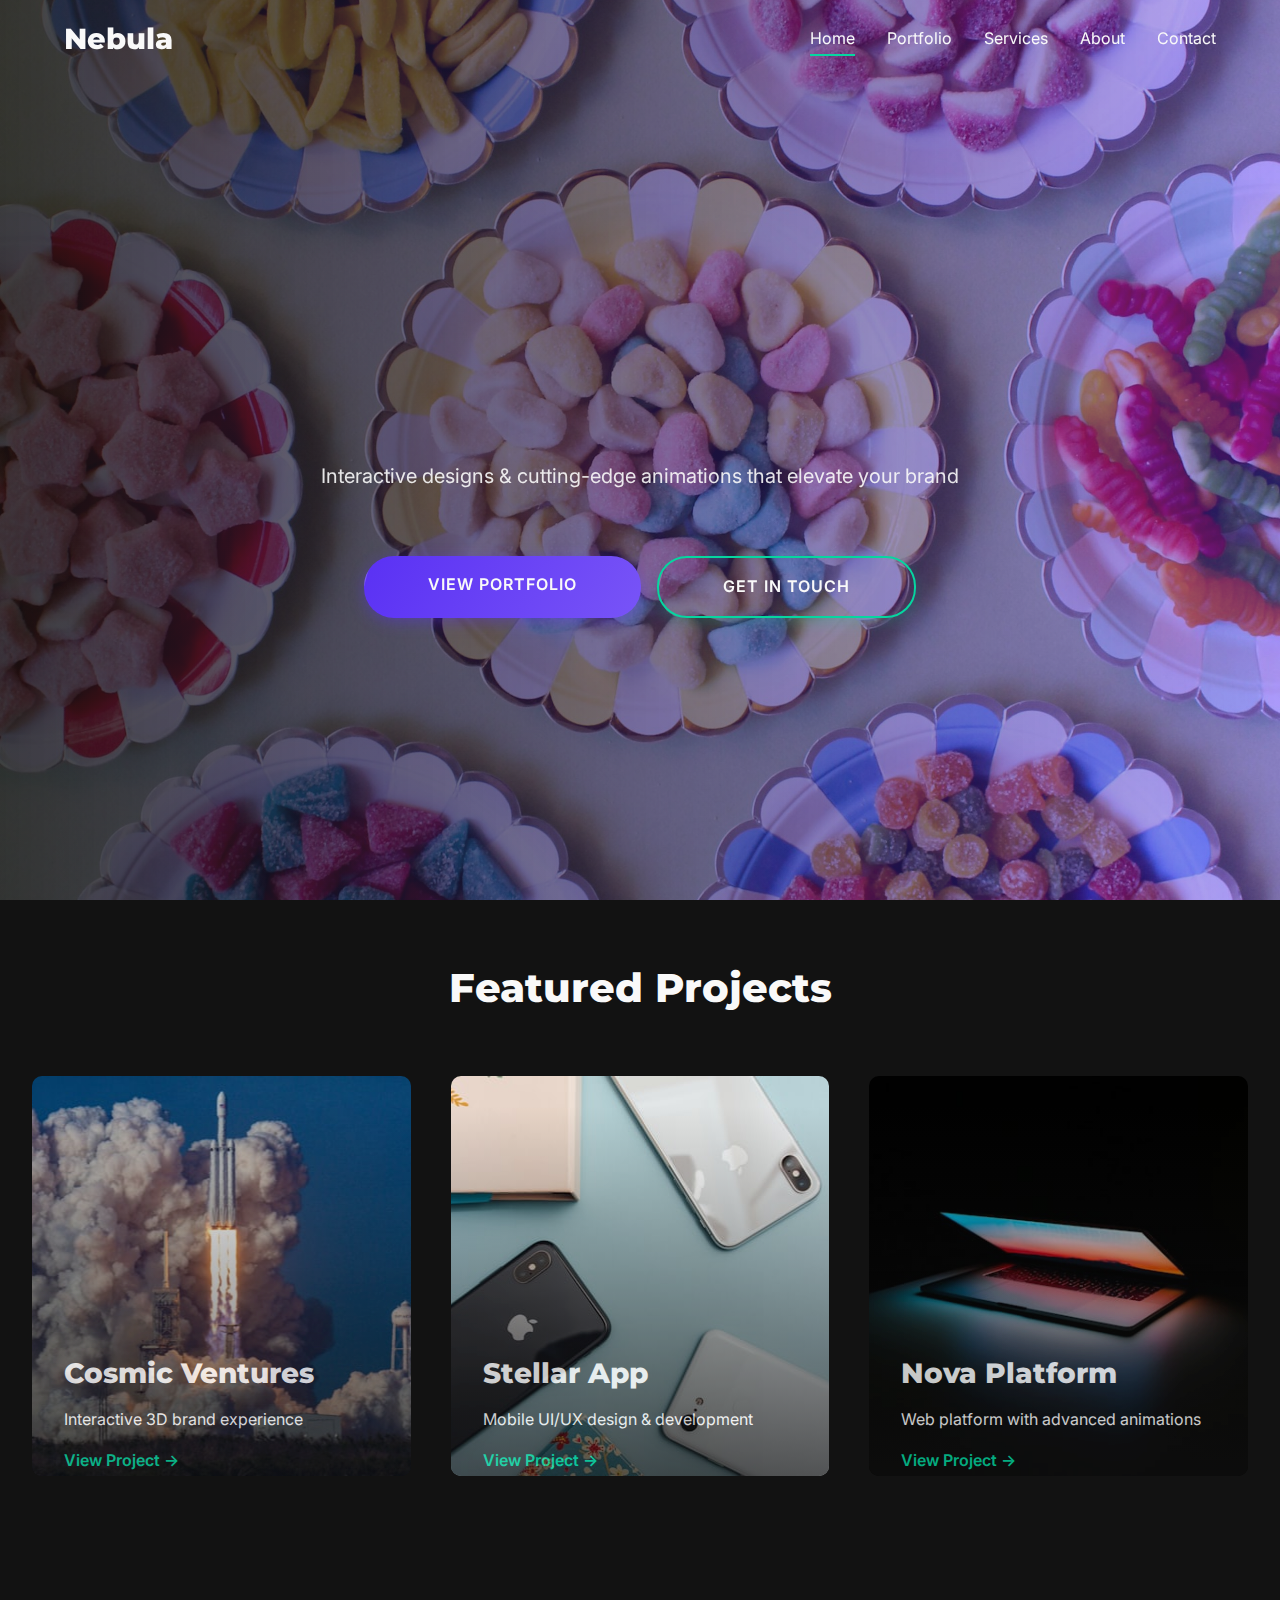
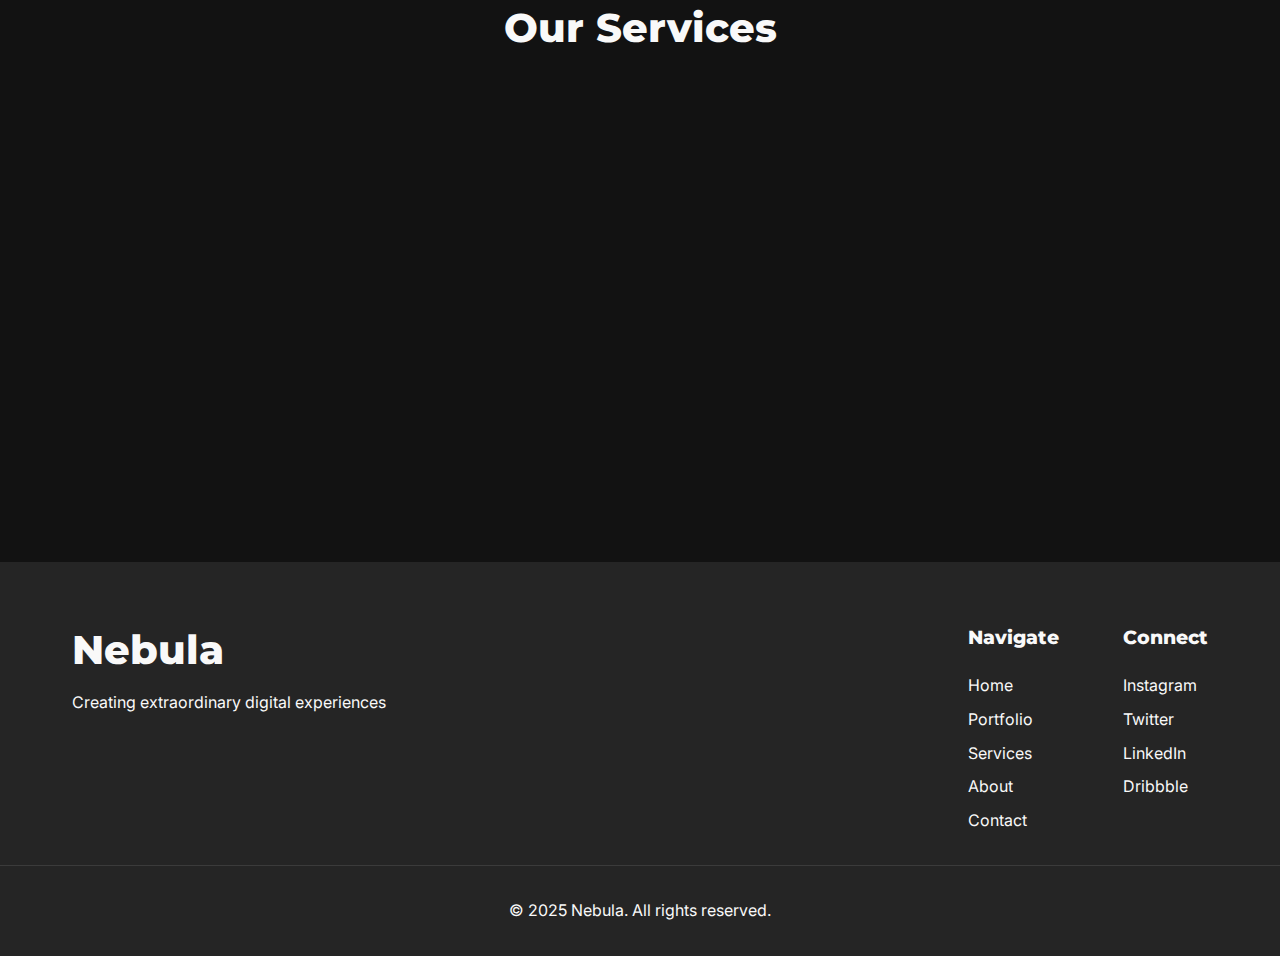
<file: index.html>
<!DOCTYPE html>
<html lang="en">
<head>
    <meta charset="UTF-8">
    <meta name="viewport" content="width=device-width, initial-scale=1.0">
    <title>Nebula - Interactive Portfolio Showcase</title>
    <!-- CSS Files -->
    <link rel="stylesheet" href="assets/css/main.css">
    <link rel="stylesheet" href="assets/css/animations.css">
    <link rel="stylesheet" href="assets/css/cursor.css">
    <link rel="stylesheet" href="assets/css/responsive.css">
    <!-- Google Fonts -->
    <link rel="preconnect" href="https://fonts.googleapis.com">
    <link rel="preconnect" href="https://fonts.gstatic.com" crossorigin>
    <link href="https://fonts.googleapis.com/css2?family=Inter:wght@300;400;500;600&family=Montserrat:wght@700;800&family=Playfair+Display:ital@0;1&display=swap" rel="stylesheet">
</head>
<body>
    <!-- Custom Cursor Elements -->
    <div class="cursor-dot"></div>
    <div class="cursor-outline"></div>
    
    <!-- Particle Canvas Background -->
    <canvas id="particle-canvas"></canvas>
    
    <!-- Navigation -->
    <nav class="main-nav">
        <div class="logo">
            <a href="index.html">Nebula</a>
        </div>
        <div class="nav-links">
            <a href="index.html" class="active">Home</a>
            <a href="portfolio.html">Portfolio</a>
            <a href="services.html">Services</a>
            <a href="about.html">About</a>
            <a href="contact.html">Contact</a>
        </div>
        <div class="menu-toggle">
            <div class="bar"></div>
            <div class="bar"></div>
            <div class="bar"></div>
        </div>
    </nav>
    
    <!-- Hero Section -->
    <section class="hero">
        <!-- Hero Background Image -->
        <div class="hero-background">
            <div class="parallax-deep hero-img"></div>
            <div class="overlay"></div>
        </div>
        
        <!-- Floating Elements -->
        <div class="floating-elements">
            <div class="float-element element-1 parallax" data-speed="0.05"></div>
            <div class="float-element element-2 parallax" data-speed="0.08"></div>
            <div class="float-element element-3 parallax" data-speed="0.04"></div>
        </div>
        
        <div class="hero-content">
            <h1 class="animate-text">Creating Digital <span class="accent-text">Experiences</span> That Inspire</h1>
            <p class="animate-text-delay">Interactive designs & cutting-edge animations that elevate your brand</p>
            <div class="cta-buttons">
                <a href="portfolio.html" class="btn btn-primary magnetic-button">View Portfolio</a>
                <a href="contact.html" class="btn btn-secondary magnetic-button">Get in Touch</a>
            </div>
        </div>
    </section>
    
    <!-- Featured Projects Preview -->
    <section class="featured-projects">
        <h2 class="section-title">Featured Projects</h2>
        <div class="project-cards">
            <div class="project-card" data-tilt>
                <div class="project-bg"></div>
                <div class="card-content">
                    <h3>Cosmic Ventures</h3>
                    <p>Interactive 3D brand experience</p>
                    <a href="portfolio.html#project1" class="btn-text">View Project</a>
                </div>
            </div>
            <div class="project-card" data-tilt>
                <div class="project-bg"></div>
                <div class="card-content">
                    <h3>Stellar App</h3>
                    <p>Mobile UI/UX design & development</p>
                    <a href="portfolio.html#project2" class="btn-text">View Project</a>
                </div>
            </div>
            <div class="project-card" data-tilt>
                <div class="project-bg"></div>
                <div class="card-content">
                    <h3>Nova Platform</h3>
                    <p>Web platform with advanced animations</p>
                    <a href="portfolio.html#project3" class="btn-text">View Project</a>
                </div>
            </div>
        </div>
    </section>
    
    <!-- Services Preview -->
    <section class="services-preview">
        <h2 class="section-title">Our Services</h2>
        <div class="services-grid">
            <div class="service-item scroll-animate fade-up">
                <div class="service-icon">
                    <div class="icon-bg"></div>
                    <svg viewBox="0 0 24 24" width="64" height="64">
                        <path fill="currentColor" d="M12,16A4,4 0 0,1 8,12A4,4 0 0,1 12,8A4,4 0 0,1 16,12A4,4 0 0,1 12,16M12,2C6.48,2 2,6.48 2,12C2,17.52 6.48,22 12,22C17.52,22 22,17.52 22,12C22,6.48 17.52,2 12,2Z" />
                    </svg>
                </div>
                <h3>UI/UX Design</h3>
                <p>Creating intuitive and engaging user experiences</p>
                <div class="service-img-container">
                    <div class="service-img ui-img"></div>
                </div>
            </div>
            <div class="service-item scroll-animate fade-up delay-200">
                <div class="service-icon">
                    <div class="icon-bg"></div>
                    <svg viewBox="0 0 24 24" width="64" height="64">
                        <path fill="currentColor" d="M13.78 15.3L19.78 21.3L21.89 19.14L15.89 13.14L13.78 15.3M17.5 10.1C17.11 10.1 16.69 10.05 16.36 9.91L4.97 21.25L2.86 19.14L10.27 11.74L8.5 9.96L7.78 10.66L6.33 9.25V12.11L5.63 12.81L2.11 9.25L2.81 8.55H5.62L4.22 7.14L7.78 3.58C8.95 2.41 10.83 2.41 12 3.58L9.89 5.74L11.3 7.14L10.59 7.85L12.38 9.63L14.2 7.75C14.06 7.42 14 7 14 6.63C14 4.66 15.56 3.11 17.5 3.11C18.09 3.11 18.61 3.25 19.08 3.53L16.41 6.2L17.91 7.7L20.58 5.03C20.86 5.5 21 6 21 6.63C21 8.55 19.45 10.1 17.5 10.1Z" />
                    </svg>
                </div>
                <h3>Creative Development</h3>
                <p>Building interactive websites with cutting-edge technologies</p>
                <div class="service-img-container">
                    <div class="service-img dev-img"></div>
                </div>
            </div>
            <div class="service-item scroll-animate fade-up delay-400">
                <div class="service-icon">
                    <div class="icon-bg"></div>
                    <svg viewBox="0 0 24 24" width="64" height="64">
                        <path fill="currentColor" d="M12,8A4,4 0 0,1 16,12A4,4 0 0,1 12,16A4,4 0 0,1 8,12A4,4 0 0,1 12,8M12,10A2,2 0 0,0 10,12A2,2 0 0,0 12,14A2,2 0 0,0 14,12A2,2 0 0,0 12,10M10,22C9.75,22 9.54,21.82 9.5,21.58L9.13,18.93C8.5,18.68 7.96,18.34 7.44,17.94L4.95,18.95C4.73,19.03 4.46,18.95 4.34,18.73L2.34,15.27C2.21,15.05 2.27,14.78 2.46,14.63L4.57,12.97L4.5,12L4.57,11L2.46,9.37C2.27,9.22 2.21,8.95 2.34,8.73L4.34,5.27C4.46,5.05 4.73,4.96 4.95,5.05L7.44,6.05C7.96,5.66 8.5,5.32 9.13,5.07L9.5,2.42C9.54,2.18 9.75,2 10,2H14C14.25,2 14.46,2.18 14.5,2.42L14.87,5.07C15.5,5.32 16.04,5.66 16.56,6.05L19.05,5.05C19.27,4.96 19.54,5.05 19.66,5.27L21.66,8.73C21.79,8.95 21.73,9.22 21.54,9.37L19.43,11L19.5,12L19.43,13L21.54,14.63C21.73,14.78 21.79,15.05 21.66,15.27L19.66,18.73C19.54,18.95 19.27,19.04 19.05,18.95L16.56,17.95C16.04,18.34 15.5,18.68 14.87,18.93L14.5,21.58C14.46,21.82 14.25,22 14,22H10M11.25,4L10.88,6.61C9.68,6.86 8.62,7.5 7.85,8.39L5.44,7.35L4.69,8.65L6.8,10.2C6.4,11.37 6.4,12.64 6.8,13.8L4.68,15.36L5.43,16.66L7.86,15.62C8.63,16.5 9.68,17.14 10.87,17.38L11.24,20H12.76L13.13,17.39C14.32,17.14 15.37,16.5 16.14,15.62L18.57,16.66L19.32,15.36L17.2,13.81C17.6,12.64 17.6,11.37 17.2,10.2L19.31,8.65L18.56,7.35L16.15,8.39C15.38,7.5 14.32,6.86 13.12,6.62L12.75,4H11.25Z" />
                    </svg>
                </div>
                <h3>Digital Strategy</h3>
                <p>Planning effective digital solutions for business growth</p>
                <div class="service-img-container">
                    <div class="service-img strategy-img"></div>
                </div>
            </div>
        </div>
    </section>
    
    <!-- Footer -->
    <footer>
        <div class="footer-content">
            <div class="footer-logo">
                <h2>Nebula</h2>
                <p>Creating extraordinary digital experiences</p>
            </div>
            <div class="footer-links">
                <div class="footer-nav">
                    <h3>Navigate</h3>
                    <a href="index.html">Home</a>
                    <a href="portfolio.html">Portfolio</a>
                    <a href="services.html">Services</a>
                    <a href="about.html">About</a>
                    <a href="contact.html">Contact</a>
                </div>
                <div class="footer-social">
                    <h3>Connect</h3>
                    <a href="#" target="_blank">Instagram</a>
                    <a href="#" target="_blank">Twitter</a>
                    <a href="#" target="_blank">LinkedIn</a>
                    <a href="#" target="_blank">Dribbble</a>
                </div>
            </div>
        </div>
        <div class="footer-bottom">
            <p>&copy; 2025 Nebula. All rights reserved.</p>
        </div>
    </footer>

    <!-- JavaScript Files -->
    <script src="assets/js/webgl-particles.js"></script>
    <script src="assets/js/fluid-simulation.js"></script>
    <script src="assets/js/main.js"></script>
    <script src="assets/js/particles.js"></script>
    <script src="assets/js/animations.js"></script>
    <script src="assets/js/cursor.js"></script>
    <script src="assets/js/transitions.js"></script>
</body>
</html>
</file>
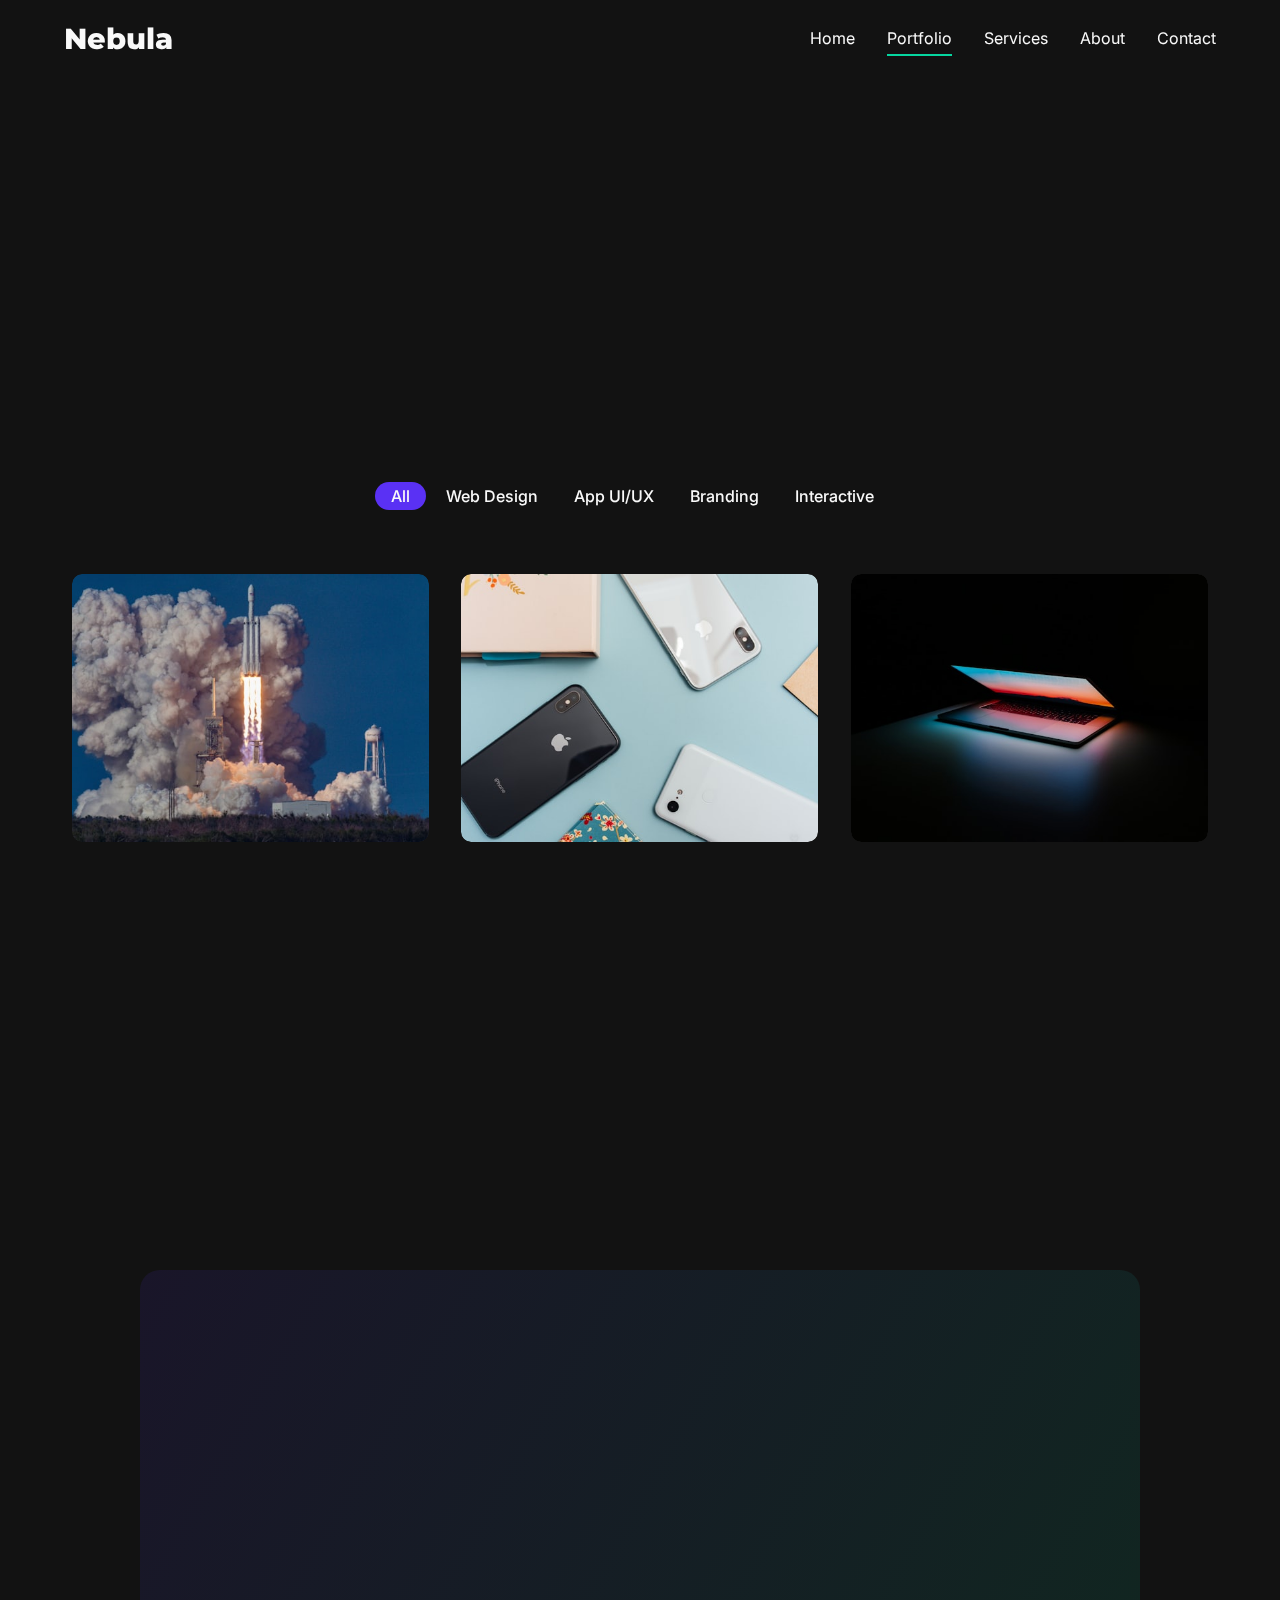
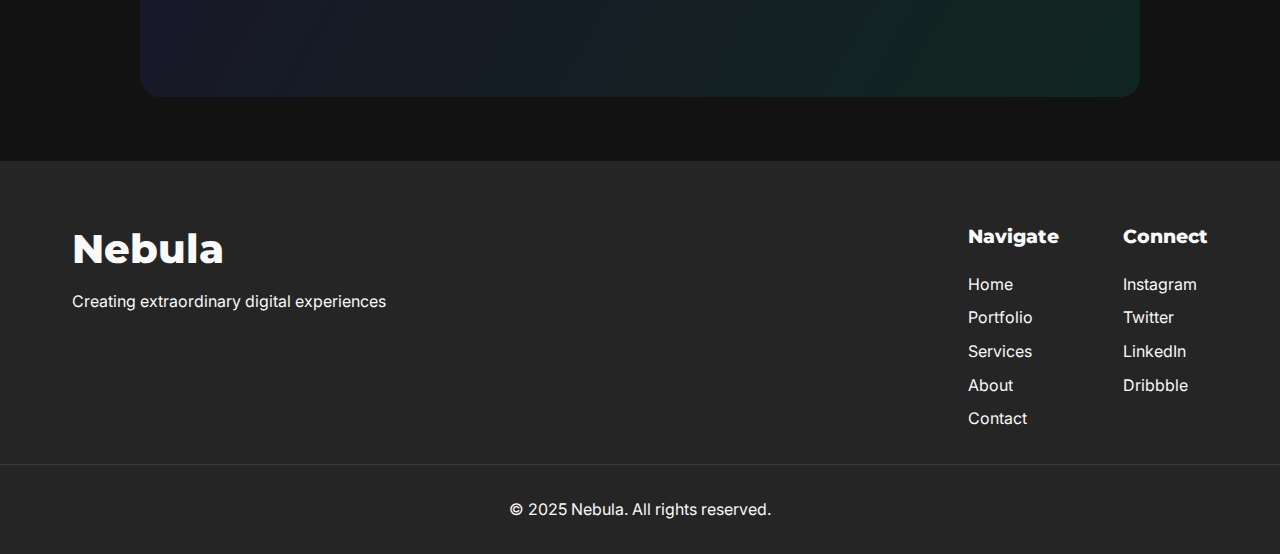
<file: portfolio.html>
<!DOCTYPE html>
<html lang="en">
<head>
    <meta charset="UTF-8">
    <meta name="viewport" content="width=device-width, initial-scale=1.0">
    <title>Portfolio - Nebula Interactive Showcase</title>
    <!-- CSS Files -->
    <link rel="stylesheet" href="assets/css/main.css">
    <link rel="stylesheet" href="assets/css/animations.css">
    <link rel="stylesheet" href="assets/css/cursor.css">
    <link rel="stylesheet" href="assets/css/responsive.css">
    <!-- Google Fonts -->
    <link rel="preconnect" href="https://fonts.googleapis.com">
    <link rel="preconnect" href="https://fonts.gstatic.com" crossorigin>
    <link href="https://fonts.googleapis.com/css2?family=Inter:wght@300;400;500;600&family=Montserrat:wght@700;800&family=Playfair+Display:ital@0;1&display=swap" rel="stylesheet">
</head>
<body>
    <!-- Custom Cursor Elements -->
    <div class="cursor-dot"></div>
    <div class="cursor-outline"></div>
    
    <!-- Particle Canvas Background -->
    <canvas id="particle-canvas"></canvas>
    
    <!-- Navigation -->
    <nav class="main-nav">
        <div class="logo">
            <a href="index.html">Nebula</a>
        </div>
        <div class="nav-links">
            <a href="index.html">Home</a>
            <a href="portfolio.html" class="active">Portfolio</a>
            <a href="services.html">Services</a>
            <a href="about.html">About</a>
            <a href="contact.html">Contact</a>
        </div>
        <div class="menu-toggle">
            <div class="bar"></div>
            <div class="bar"></div>
            <div class="bar"></div>
        </div>
    </nav>
    
    <!-- Portfolio Header -->
    <header class="page-header">
        <!-- Hero Background Image -->
        <div class="hero-background">
            <div class="parallax-deep hero-img"></div>
            <div class="overlay"></div>
        </div>
        
        <!-- Floating Elements -->
        <div class="floating-elements">
            <div class="float-element element-1 parallax" data-speed="0.05"></div>
            <div class="float-element element-2 parallax" data-speed="0.08"></div>
            <div class="float-element element-3 parallax" data-speed="0.04"></div>
        </div>
        
        <div class="container">
            <h1 class="animate-text">Our <span class="accent-text">Portfolio</span></h1>
            <p class="animate-text-delay">Explore our collection of interactive experiences and digital designs</p>
        </div>
    </header>
    
    <!-- Portfolio Filter -->
    <div class="portfolio-filter container scroll-animate fade-up">
        <div class="filter-wrapper">
            <button class="filter-btn active" data-filter="all">All</button>
            <button class="filter-btn" data-filter="web">Web Design</button>
            <button class="filter-btn" data-filter="app">App UI/UX</button>
            <button class="filter-btn" data-filter="branding">Branding</button>
            <button class="filter-btn" data-filter="interactive">Interactive</button>
            <div class="filter-indicator"></div>
        </div>
        <div class="background-particle particle-1 parallax" data-speed="0.04"></div>
    </div>
    
    <!-- Portfolio Grid -->
    <section class="portfolio-grid">
        <div class="container">
            <div class="portfolio-items">
                <!-- Portfolio Item 1 -->
                <div class="portfolio-item scroll-animate fade-up" data-category="web interactive" id="project1">
                    <div class="portfolio-image">
                        <div class="image-wrapper" data-tilt data-tilt-max="10" data-tilt-speed="400" data-tilt-perspective="1000">
                            <img src="assets/img/portfolio-1.jpg" alt="Cosmic Ventures Project">
                            <div class="portfolio-overlay">
                                <div class="overlay-content">
                                    <h3>Cosmic Ventures</h3>
                                    <p>Interactive 3D brand experience</p>
                                    <a href="#project-modal-1" class="btn-text portfolio-modal-trigger magnetic-button">View Details</a>
                                </div>
                            </div>
                            <div class="hover-effect"></div>
                        </div>
                    </div>
                </div>
                
                <!-- Portfolio Item 2 -->
                <div class="portfolio-item scroll-animate fade-up delay-100" data-category="app" id="project2">
                    <div class="portfolio-image">
                        <div class="image-wrapper" data-tilt data-tilt-max="10" data-tilt-speed="400" data-tilt-perspective="1000">
                            <img src="assets/img/portfolio-2.jpg" alt="Stellar App Project">
                            <div class="portfolio-overlay">
                                <div class="overlay-content">
                                    <h3>Stellar App</h3>
                                    <p>Mobile UI/UX design & development</p>
                                    <a href="#project-modal-2" class="btn-text portfolio-modal-trigger magnetic-button">View Details</a>
                                </div>
                            </div>
                            <div class="hover-effect"></div>
                        </div>
                    </div>
                </div>
                
                <!-- Portfolio Item 3 -->
                <div class="portfolio-item scroll-animate fade-up delay-200" data-category="web interactive" id="project3">
                    <div class="portfolio-image">
                        <div class="image-wrapper" data-tilt data-tilt-max="10" data-tilt-speed="400" data-tilt-perspective="1000">
                            <img src="assets/img/portfolio-3.jpg" alt="Nova Platform Project">
                            <div class="portfolio-overlay">
                                <div class="overlay-content">
                                    <h3>Nova Platform</h3>
                                    <p>Web platform with advanced animations</p>
                                    <a href="#project-modal-3" class="btn-text portfolio-modal-trigger magnetic-button">View Details</a>
                                </div>
                            </div>
                            <div class="hover-effect"></div>
                        </div>
                    </div>
                </div>
                
                <!-- Portfolio Item 4 -->
                <div class="portfolio-item scroll-animate fade-up" data-category="branding">
                    <div class="portfolio-image">
                        <div class="image-wrapper" data-tilt data-tilt-max="10" data-tilt-speed="400" data-tilt-perspective="1000">
                            <img src="assets/img/portfolio-4.jpg" alt="Orbital Identity Project">
                            <div class="portfolio-overlay">
                                <div class="overlay-content">
                                    <h3>Orbital Identity</h3>
                                    <p>Brand identity and visual design system</p>
                                    <a href="#project-modal-4" class="btn-text portfolio-modal-trigger magnetic-button">View Details</a>
                                </div>
                            </div>
                            <div class="hover-effect"></div>
                        </div>
                    </div>
                </div>
                
                <!-- Portfolio Item 5 -->
                <div class="portfolio-item scroll-animate fade-up delay-100" data-category="app">
                    <div class="portfolio-image">
                        <div class="image-wrapper" data-tilt data-tilt-max="10" data-tilt-speed="400" data-tilt-perspective="1000">
                            <img src="assets/img/portfolio-5.jpg" alt="Pulse Finance App">
                            <div class="portfolio-overlay">
                                <div class="overlay-content">
                                    <h3>Pulse Finance</h3>
                                    <p>Financial tracking mobile application</p>
                                    <a href="#project-modal-5" class="btn-text portfolio-modal-trigger magnetic-button">View Details</a>
                                </div>
                            </div>
                            <div class="hover-effect"></div>
                        </div>
                    </div>
                </div>
                
                <!-- Portfolio Item 6 -->
                <div class="portfolio-item scroll-animate fade-up delay-200" data-category="web interactive">
                    <div class="portfolio-image">
                        <div class="image-wrapper" data-tilt data-tilt-max="10" data-tilt-speed="400" data-tilt-perspective="1000">
                            <img src="assets/img/portfolio-6.jpg" alt="Eclipse Gallery Project">
                            <div class="portfolio-overlay">
                                <div class="overlay-content">
                                    <h3>Eclipse Gallery</h3>
                                    <p>Interactive art exhibition website</p>
                                    <a href="#project-modal-6" class="btn-text portfolio-modal-trigger magnetic-button">View Details</a>
                                </div>
                            </div>
                            <div class="hover-effect"></div>
                        </div>
                    </div>
                </div>
            </div>
        </div>
        <div class="background-particle particle-2 parallax" data-speed="0.03"></div>
        <div class="background-particle particle-3 parallax" data-speed="0.05"></div>
    </section>
    
    <!-- Project Modal Templates -->
    <div class="project-modal-container">
        <!-- Project Modal 1 -->
        <div id="project-modal-1" class="project-modal">
            <div class="modal-content">
                <span class="modal-close">&times;</span>
                <div class="modal-body">
                    <div class="modal-gallery">
                        <div class="gallery-main">
                            <img src="assets/img/portfolio-1-full.jpg" alt="Cosmic Ventures Main Image">
                        </div>
                        <div class="gallery-thumbs">
                            <img src="assets/img/portfolio-1-thumb1.jpg" alt="Cosmic Ventures Thumbnail 1">
                            <img src="assets/img/portfolio-1-thumb2.jpg" alt="Cosmic Ventures Thumbnail 2">
                            <img src="assets/img/portfolio-1-thumb3.jpg" alt="Cosmic Ventures Thumbnail 3">
                        </div>
                    </div>
                    <div class="modal-info">
                        <h2>Cosmic Ventures</h2>
                        <div class="project-meta">
                            <div class="meta-item">
                                <h4>Client</h4>
                                <p>Cosmic Ventures Inc.</p>
                            </div>
                            <div class="meta-item">
                                <h4>Services</h4>
                                <p>UI/UX Design, Web Development, 3D Animation</p>
                            </div>
                            <div class="meta-item">
                                <h4>Year</h4>
                                <p>2025</p>
                            </div>
                            <div class="meta-item">
                                <h4>Link</h4>
                                <p><a href="#" target="_blank">cosmicventures.com</a></p>
                            </div>
                        </div>
                        <div class="project-description">
                            <h3>Project Overview</h3>
                            <p>Cosmic Ventures needed a website that would reflect their innovative approach to space technology. We created an immersive 3D experience that allows users to explore their products and services in an interactive environment.</p>
                            
                            <h3>The Challenge</h3>
                            <p>Creating a website that would showcase complex space technology in an accessible and engaging way, while maintaining fast loading times and smooth performance across devices.</p>
                            
                            <h3>Our Solution</h3>
                            <p>We developed a WebGL-powered 3D environment that allows users to interact with realistic models of spacecraft and satellites. The user interface was designed to be intuitive, with smooth animations guiding the user through the experience.</p>
                            
                            <h3>Results</h3>
                            <p>The new website increased user engagement by 45%, with an average session time of over 4 minutes. The interactive elements helped Cosmic Ventures communicate complex ideas effectively, resulting in a 30% increase in qualified leads.</p>
                        </div>
                    </div>
                </div>
            </div>
        </div>
        
        <!-- Additional modals would be defined similarly -->
    </div>
    
    <!-- Call to Action -->
    <section class="cta-section">
        <div class="container">
            <div class="cta-content animate-on-scroll">
                <h2>Ready to start your project?</h2>
                <p>Let's create something extraordinary together</p>
                <a href="contact.html" class="btn btn-primary magnetic-button">Get in Touch</a>
            </div>
        </div>
    </section>
    
    <!-- Footer -->
    <footer>
        <div class="footer-content">
            <div class="footer-logo">
                <h2>Nebula</h2>
                <p>Creating extraordinary digital experiences</p>
            </div>
            <div class="footer-links">
                <div class="footer-nav">
                    <h3>Navigate</h3>
                    <a href="index.html">Home</a>
                    <a href="portfolio.html">Portfolio</a>
                    <a href="services.html">Services</a>
                    <a href="about.html">About</a>
                    <a href="contact.html">Contact</a>
                </div>
                <div class="footer-social">
                    <h3>Connect</h3>
                    <a href="#" target="_blank">Instagram</a>
                    <a href="#" target="_blank">Twitter</a>
                    <a href="#" target="_blank">LinkedIn</a>
                    <a href="#" target="_blank">Dribbble</a>
                </div>
            </div>
        </div>
        <div class="footer-bottom">
            <p>&copy; 2025 Nebula. All rights reserved.</p>
        </div>
    </footer>

    <!-- JavaScript Files -->
    <script src="assets/js/main.js"></script>
    <script src="assets/js/particles.js"></script>
    <script src="assets/js/animations.js"></script>
    <script src="assets/js/cursor.js"></script>
    <script src="assets/js/transitions.js"></script>
    <script src="assets/js/portfolio.js"></script>
</body>
</html>
</file>
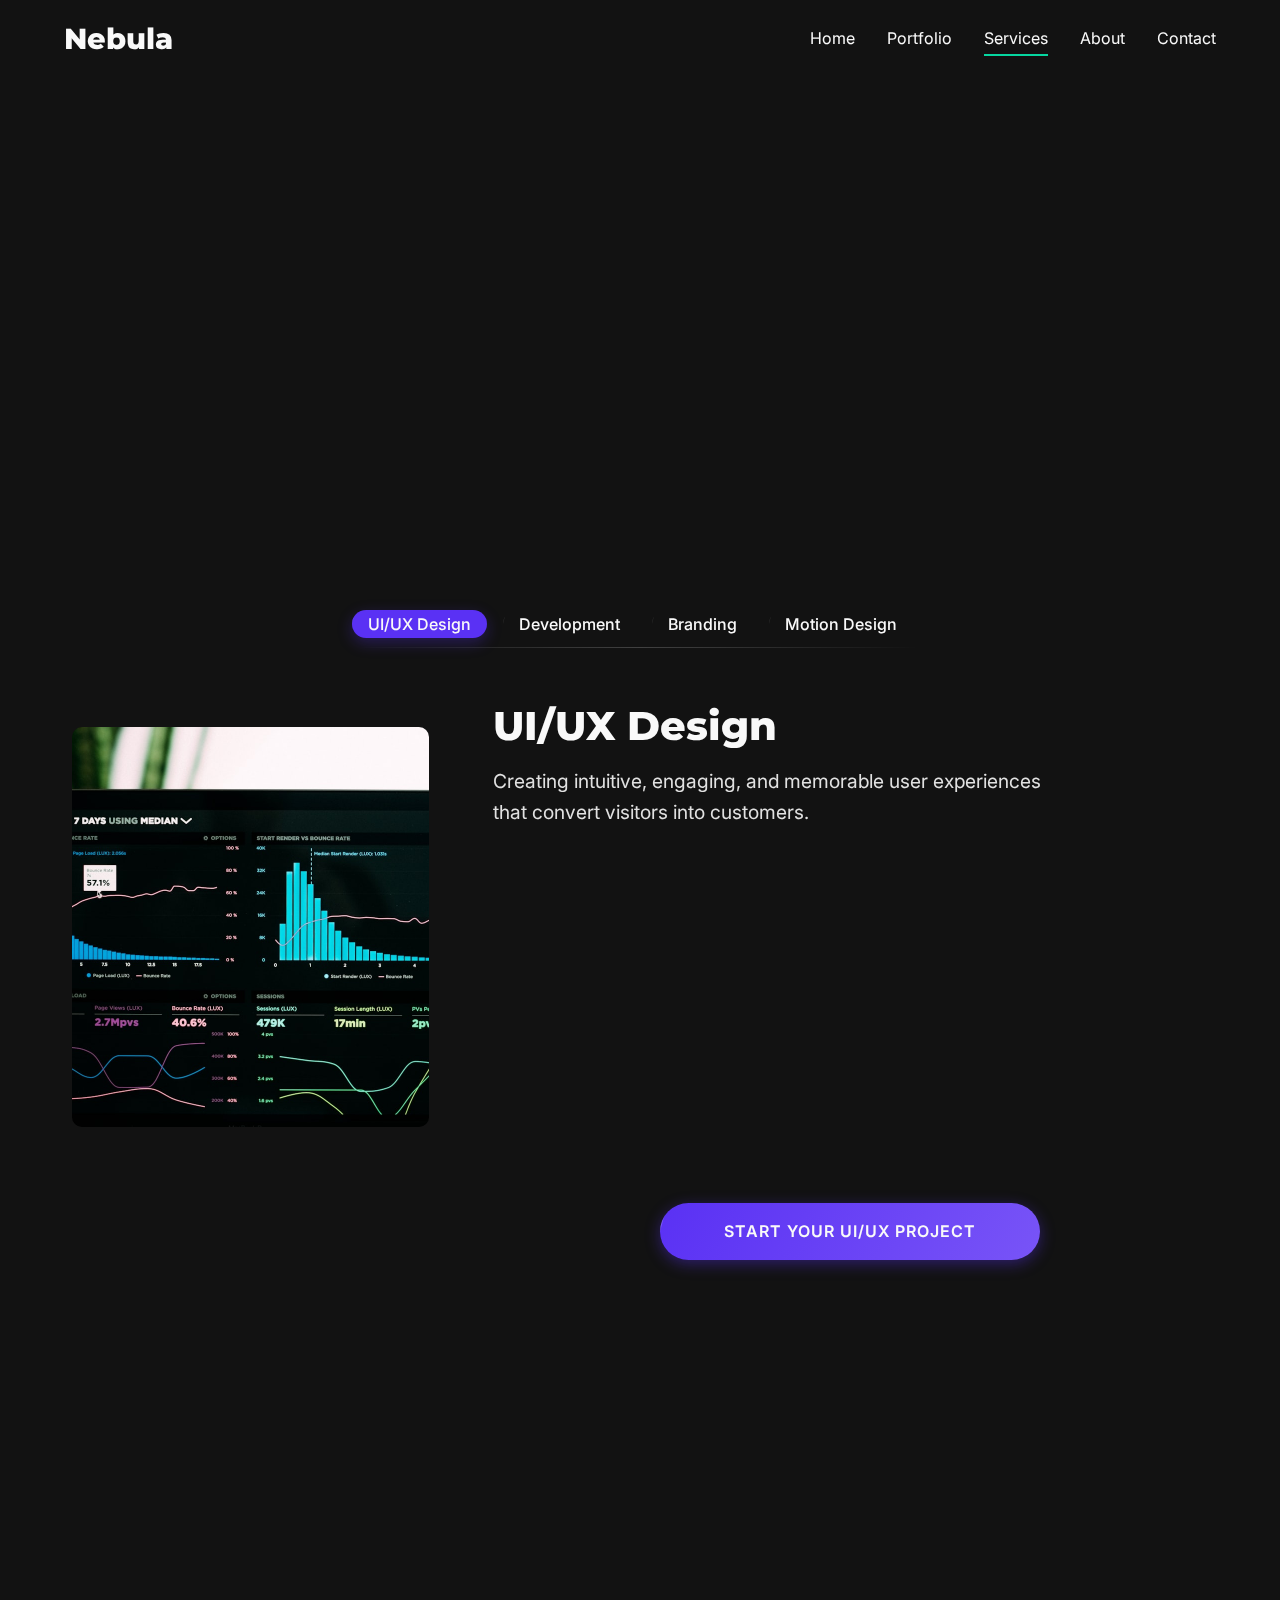
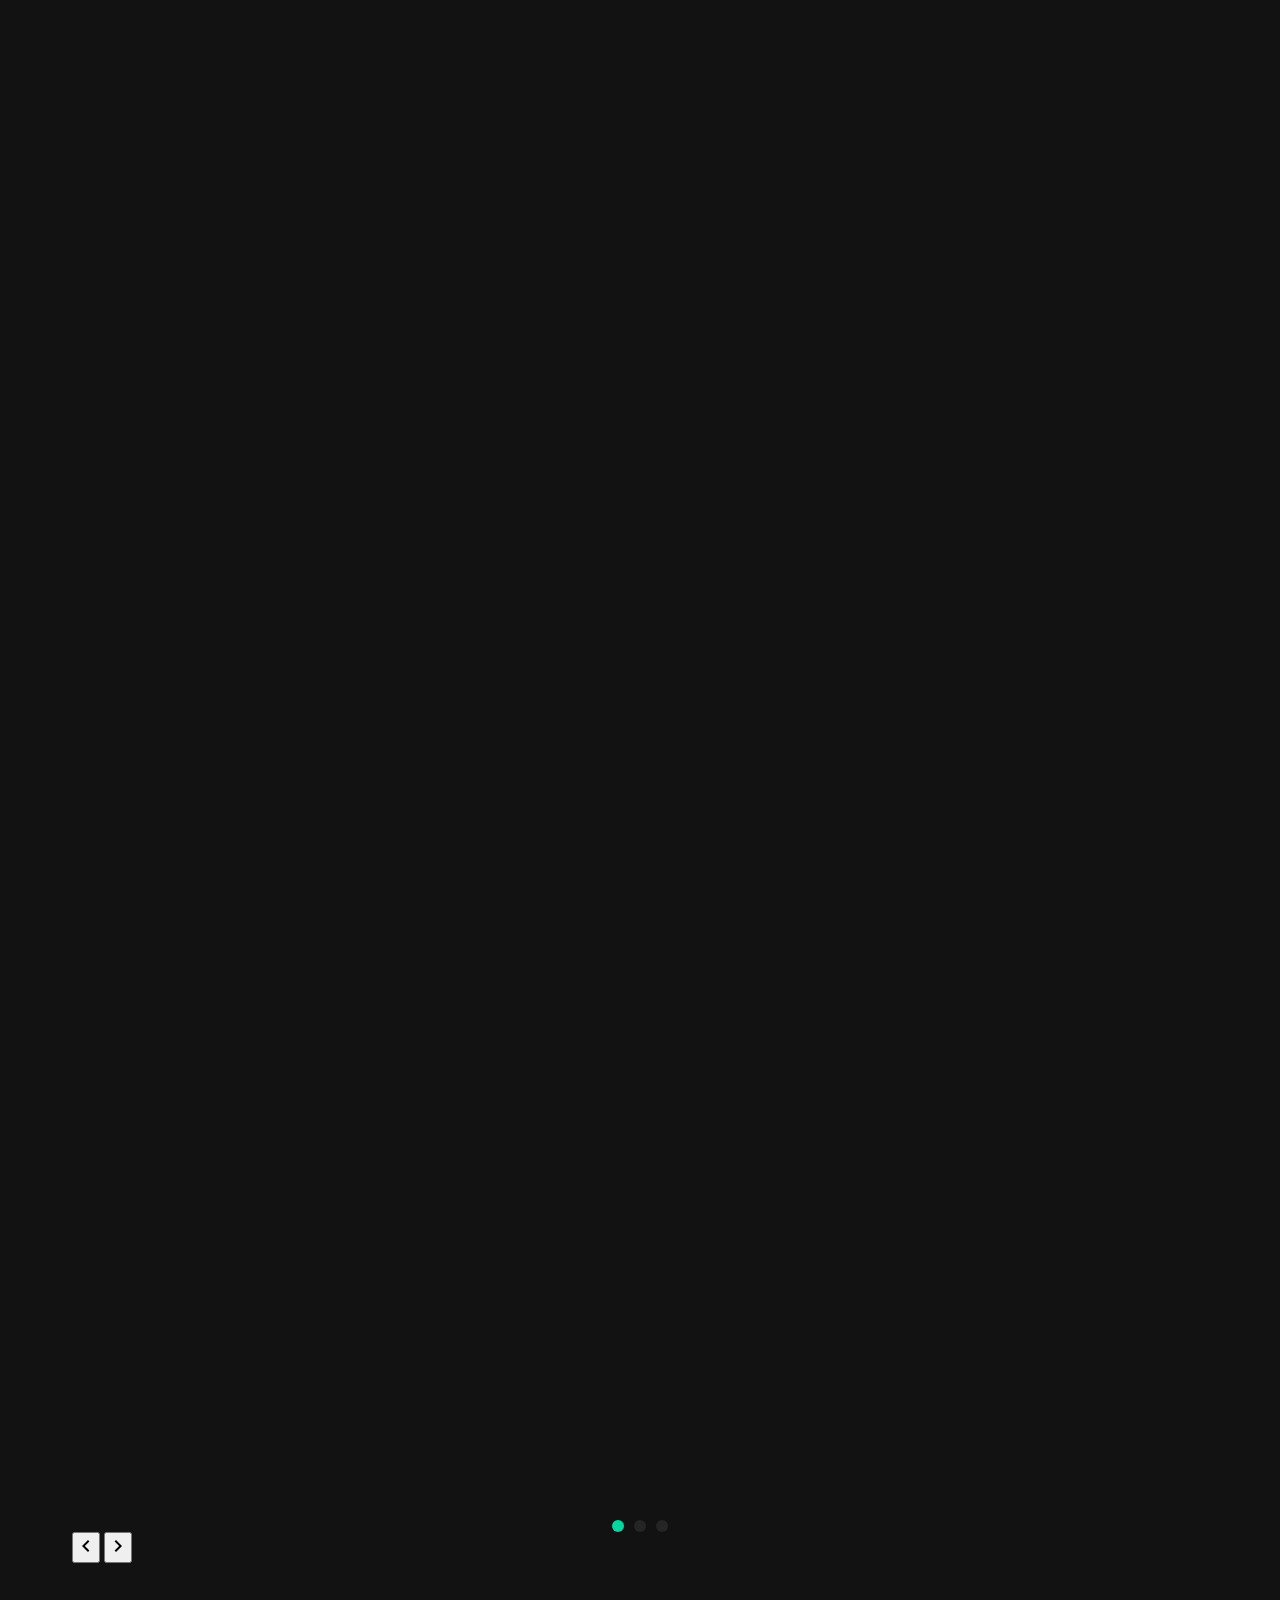
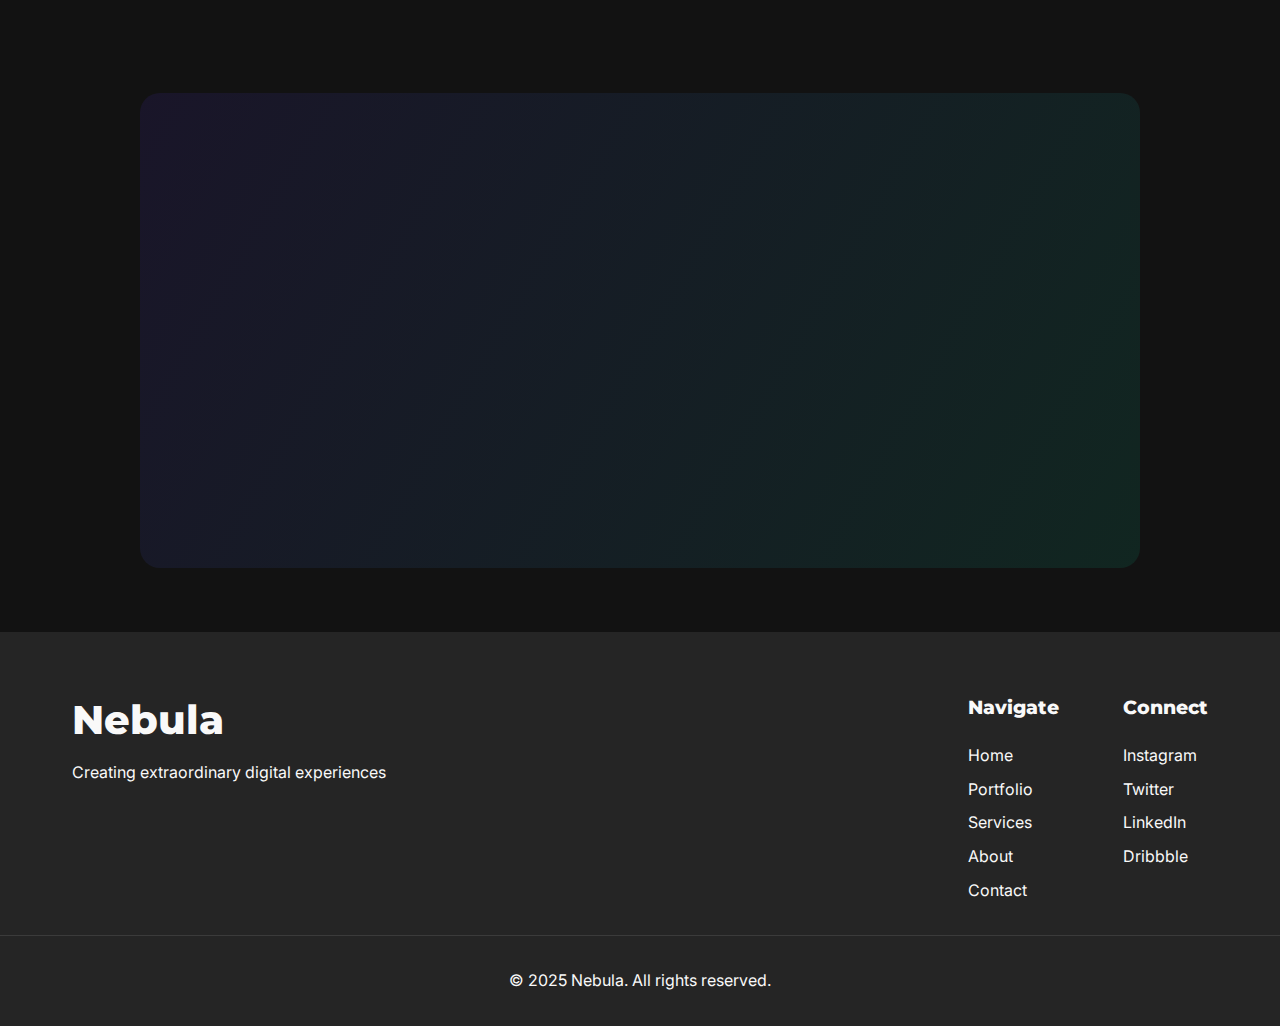
<file: services.html>
<!DOCTYPE html>
<html lang="en">
<head>
    <meta charset="UTF-8">
    <meta name="viewport" content="width=device-width, initial-scale=1.0">
    <title>Services - Nebula Interactive Showcase</title>
    <!-- CSS Files -->
    <link rel="stylesheet" href="assets/css/main.css">
    <link rel="stylesheet" href="assets/css/animations.css">
    <link rel="stylesheet" href="assets/css/cursor.css">
    <link rel="stylesheet" href="assets/css/responsive.css">
    <!-- Google Fonts -->
    <link rel="preconnect" href="https://fonts.googleapis.com">
    <link rel="preconnect" href="https://fonts.gstatic.com" crossorigin>
    <link href="https://fonts.googleapis.com/css2?family=Inter:wght@300;400;500;600&family=Montserrat:wght@700;800&family=Playfair+Display:ital@0;1&display=swap" rel="stylesheet">
</head>
<body>
    <!-- Custom Cursor Elements -->
    <div class="cursor-dot"></div>
    <div class="cursor-outline"></div>
    
    <!-- Particle Canvas Background -->
    <canvas id="particle-canvas"></canvas>
    
    <!-- Navigation -->
    <nav class="main-nav">
        <div class="logo">
            <a href="index.html">Nebula</a>
        </div>
        <div class="nav-links">
            <a href="index.html">Home</a>
            <a href="portfolio.html">Portfolio</a>
            <a href="services.html" class="active">Services</a>
            <a href="about.html">About</a>
            <a href="contact.html">Contact</a>
        </div>
        <div class="menu-toggle">
            <div class="bar"></div>
            <div class="bar"></div>
            <div class="bar"></div>
        </div>
    </nav>
    
    <!-- Services Header -->
    <header class="page-header">
        <!-- Hero Background Image -->
        <div class="hero-background">
            <div class="parallax-deep hero-img"></div>
            <div class="overlay"></div>
        </div>
        
        <!-- Floating Elements -->
        <div class="floating-elements">
            <div class="float-element element-1 parallax" data-speed="0.05"></div>
            <div class="float-element element-2 parallax" data-speed="0.08"></div>
            <div class="float-element element-3 parallax" data-speed="0.04"></div>
        </div>
        
        <div class="container">
            <h1 class="animate-text">Our <span class="accent-text">Services</span></h1>
            <p class="animate-text-delay">Extraordinary digital solutions for forward-thinking brands</p>
        </div>
    </header>
    
    <!-- Main Services Section -->
    <section class="services-section">
        <div class="container">
            <div class="services-tabs">
                <div class="tabs-nav scroll-animate fade-up">
                    <button class="tab-btn active magnetic-button" data-tab="design">UI/UX Design</button>
                    <button class="tab-btn magnetic-button" data-tab="development">Development</button>
                    <button class="tab-btn magnetic-button" data-tab="branding">Branding</button>
                    <button class="tab-btn magnetic-button" data-tab="motion">Motion Design</button>
                    <div class="tab-indicator"></div>
                </div>
                
                <div class="tabs-content">
                    <!-- UI/UX Design Tab Content -->
                    <div class="tab-content active" id="design">
                        <div class="service-detail">
                            <div class="service-image parallax" data-speed="0.15">
                                <img src="assets/img/service-design.jpg" alt="UI/UX Design Service">
                                <div class="image-overlay"></div>
                            </div>
                            <div class="service-info scroll-animate fade-up">
                                <h2>UI/UX Design</h2>
                                <p class="service-intro">Creating intuitive, engaging, and memorable user experiences that convert visitors into customers.</p>
                                
                                <div class="service-features staggered">
                                    <div class="feature-item">
                                        <div class="feature-icon">
                                            <div class="icon-bg"></div>
                                            <svg viewBox="0 0 24 24" width="40" height="40">
                                                <path fill="currentColor" d="M17,15.7V13H19V17L10,21L3,14L7,5H11V7H8.5L5.9,12.4L11,17.5L17,15.7M22.35,17H23.03V9H22.33L19.04,11.37L19.55,12.03L22.35,10.11V17Z" />
                                            </svg>
                                        </div>
                                        <div class="feature-text">
                                            <h3>User Research</h3>
                                            <p>Understanding your users' needs, behaviors, and motivations through in-depth research and analysis.</p>
                                        </div>
                                    </div>
                                    
                                    <div class="feature-item">
                                        <div class="feature-icon">
                                            <div class="icon-bg"></div>
                                            <svg viewBox="0 0 24 24" width="40" height="40">
                                                <path fill="currentColor" d="M19 3H5C3.9 3 3 3.9 3 5V19C3 20.1 3.9 21 5 21H19C20.1 21 21 20.1 21 19V5C21 3.9 20.1 3 19 3M11 8H9V10H11V8M9 16H11V12H9V16M15 8H13V16H15V8Z" />
                                            </svg>
                                        </div>
                                        <div class="feature-text">
                                            <h3>Information Architecture</h3>
                                            <p>Organizing and structuring content in a clear and logical way to enhance discoverability and usability.</p>
                                        </div>
                                    </div>
                                    
                                    <div class="feature-item">
                                        <div class="feature-icon">
                                            <div class="icon-bg"></div>
                                            <svg viewBox="0 0 24 24" width="40" height="40">
                                                <path fill="currentColor" d="M2.53,19.65L3.87,20.21V11.18L1.44,17.04L2.53,19.65M21.97,19.95H18.33V18.91H21.97V19.95M21.97,17.86H18.33V16.82H21.97V17.86M22,15.77H18.33V14.73H22V15.77M21.15,12.79L19.84,13.35L20.37,14.44L21.68,13.89L21.15,12.79M16.54,16.84C16.4,17.37 15.92,17.75 15.37,17.75C14.97,17.75 14.61,17.53 14.41,17.2C14.25,16.94 14.25,16.63 14.41,16.36L15.31,14.41L12.03,15.86L11.7,17.28C11.7,17.28 11.55,18.12 10.83,18.12C10.21,18.12 10.06,17.5 10.06,17.5L9.36,13.73L6.17,15.11C6.17,15.11 5.63,15.31 5.47,14.94C5.32,14.57 5.78,14.22 5.78,14.22L14.33,9.71L14.94,10.12L15.91,8.07C16.03,7.84 16.25,7.7 16.5,7.7C16.67,7.7 16.84,7.76 16.97,7.88C17.19,8.05 17.25,8.34 17.14,8.58L16.17,10.63L16.89,11.11L22,8.93V9.15C22,9.43 21.83,9.68 21.56,9.78L17.34,11.36L17.1,12L21.31,13.58C21.66,13.73 21.89,14.07 21.88,14.44C21.88,14.44 21.9,14.69 21.72,14.93L21.3,15.59L22.97,16.69L21.97,18.84C21.97,18.84 22.08,19.69 21.44,20.03C20.81,20.37 20.36,19.97 20.36,19.97L16.54,16.84M10.3,14.05L10.69,16.31L12.03,15.86L10.3,14.05M15.75,12.38L16.68,10.41L15.31,9.32L13.58,10.13L15.75,12.38M4.12,15.9L5.55,10.03L2.38,14.13L4.12,15.9M10.55,5.22L11.38,4.91L12.13,6.77L11.3,7.08L10.55,5.22M10.13,8.86L11,8.55L11.74,10.42L10.91,10.73L10.13,8.86Z" />
                                            </svg>
                                        </div>
                                        <div class="feature-text">
                                            <h3>Wireframing & Prototyping</h3>
                                            <p>Creating detailed blueprints and interactive prototypes to test and refine user experiences.</p>
                                        </div>
                                    </div>
                                    
                                    <div class="feature-item">
                                        <div class="feature-icon">
                                            <div class="icon-bg"></div>
                                            <svg viewBox="0 0 24 24" width="40" height="40">
                                                <path fill="currentColor" d="M12,18.54L19.37,12.8L21,14.07L12,21.07L3,14.07L4.62,12.81L12,18.54M12,16L3,9L12,2L21,9L12,16M12,4.53L6.26,9L12,13.47L17.74,9L12,4.53Z" />
                                            </svg>
                                        </div>
                                        <div class="feature-text">
                                            <h3>Visual Design</h3>
                                            <p>Creating stunning visual interfaces with attention to typography, color theory, and micro-interactions.</p>
                                        </div>
                                    </div>
                                </div>
                                
                                <div class="service-cta">
                                    <a href="contact.html" class="btn btn-primary magnetic-button">Start Your UI/UX Project</a>
                                </div>
                            </div>
                        </div>
                    </div>
                    
                    <!-- Development Tab Content -->
                    <div class="tab-content" id="development">
                        <div class="service-detail">
                            <div class="service-image parallax" data-parallax-speed="15">
                                <img src="assets/img/service-development.jpg" alt="Development Service">
                            </div>
                            <div class="service-info animate-on-scroll">
                                <h2>Development</h2>
                                <p class="service-intro">Building robust, scalable, and performant digital experiences using cutting-edge technologies.</p>
                                
                                <div class="service-features staggered">
                                    <div class="feature-item">
                                        <div class="feature-icon">
                                            <svg viewBox="0 0 24 24" width="40" height="40">
                                                <path fill="currentColor" d="M12,17.56L16.07,16.43L16.62,10.33H9.38L9.2,8.3H16.8L17,6.31H7L7.56,12.32H14.45L14.22,14.9L12,15.5L9.78,14.9L9.64,13.24H7.64L7.93,16.43L12,17.56M4.07,3H19.93L18.5,19.2L12,21L5.5,19.2L4.07,3Z" />
                                            </svg>
                                        </div>
                                        <div class="feature-text">
                                            <h3>Front-end Development</h3>
                                            <p>Creating responsive, interactive interfaces using HTML5, CSS3, JavaScript, and modern frameworks.</p>
                                        </div>
                                    </div>
                                    
                                    <div class="feature-item">
                                        <div class="feature-icon">
                                            <svg viewBox="0 0 24 24" width="40" height="40">
                                                <path fill="currentColor" d="M3,17V15H9V17H3M3,5V3H13V5H3M13,21V19H21V21H13M7,9V7H21V9H7M7,13V11H21V13H7Z" />
                                            </svg>
                                        </div>
                                        <div class="feature-text">
                                            <h3>Back-end Development</h3>
                                            <p>Building secure, scalable server-side applications and APIs that power your digital products.</p>
                                        </div>
                                    </div>
                                    
                                    <div class="feature-item">
                                        <div class="feature-icon">
                                            <svg viewBox="0 0 24 24" width="40" height="40">
                                                <path fill="currentColor" d="M19.35 10.04C18.67 6.59 15.64 4 12 4C9.11 4 6.6 5.64 5.35 8.04C2.34 8.36 0 10.91 0 14C0 17.31 2.69 20 6 20H19C21.76 20 24 17.76 24 15C24 12.36 21.95 10.22 19.35 10.04M19 18H6C3.79 18 2 16.21 2 14S3.79 10 6 10H6.71C7.37 7.69 9.5 6 12 6C15.04 6 17.5 8.46 17.5 11.5V12H19C20.66 12 22 13.34 22 15S20.66 18 19 18Z" />
                                            </svg>
                                        </div>
                                        <div class="feature-text">
                                            <h3>Cloud Integration</h3>
                                            <p>Deploying and managing applications on cloud platforms for maximum reliability and scalability.</p>
                                        </div>
                                    </div>
                                    
                                    <div class="feature-item">
                                        <div class="feature-icon">
                                            <svg viewBox="0 0 24 24" width="40" height="40">
                                                <path fill="currentColor" d="M23.05,11H20.05V4L15.05,14H18.05V22M12,20H4L4.05,6H12.05M12.72,4H11.05V2H5.05V4H3.38A1.33,1.33 0 0,0 2.05,5.33V20.67C2.05,21.4 2.65,22 3.38,22H12.72C13.45,22 14.05,21.4 14.05,20.67V5.33A1.33,1.33 0 0,0 12.72,4Z" />
                                            </svg>
                                        </div>
                                        <div class="feature-text">
                                            <h3>Performance Optimization</h3>
                                            <p>Ensuring your digital products load fast and run smoothly across all devices and network conditions.</p>
                                        </div>
                                    </div>
                                </div>
                                
                                <div class="service-cta">
                                    <a href="contact.html" class="btn btn-primary magnetic-button">Start Your Development Project</a>
                                </div>
                            </div>
                        </div>
                    </div>
                    
                    <!-- Branding Tab Content -->
                    <div class="tab-content" id="branding">
                        <div class="service-detail">
                            <div class="service-image parallax" data-parallax-speed="15">
                                <img src="assets/img/service-branding.jpg" alt="Branding Service">
                            </div>
                            <div class="service-info animate-on-scroll">
                                <h2>Branding</h2>
                                <p class="service-intro">Building memorable brand identities that resonate with your audience and stand the test of time.</p>
                                
                                <div class="service-features staggered">
                                    <div class="feature-item">
                                        <div class="feature-icon">
                                            <svg viewBox="0 0 24 24" width="40" height="40">
                                                <path fill="currentColor" d="M11,13.5V21.5H3V13.5H11M12,2L17.5,11H6.5L12,2M17.5,13C20,13 22,15 22,17.5C22,20 20,22 17.5,22C15,22 13,20 13,17.5C13,15 15,13 17.5,13Z" />
                                            </svg>
                                        </div>
                                        <div class="feature-text">
                                            <h3>Brand Strategy</h3>
                                            <p>Developing comprehensive brand strategies that align with your business goals and resonate with your target audience.</p>
                                        </div>
                                    </div>
                                    
                                    <div class="feature-item">
                                        <div class="feature-icon">
                                            <svg viewBox="0 0 24 24" width="40" height="40">
                                                <path fill="currentColor" d="M20,19.88V22L18.2,20.83L13.41,11.83C14.07,11.62 14.67,11.28 15.19,10.83L20,19.88M15,7A3,3 0 0,1 12,4C12.81,4 13.54,4.29 14.12,4.77L14.5,5H14.5L14.43,5.11L8.43,15.11L8.5,15V15L5.12,20.5L5.31,20.8L5,21.12L9,17.5L9,17.45L6.56,23L8.13,20.5L8.06,20.41L9.38,18.18L15.55,7.54C15.83,7.76 16,8.11 16,8.5A1.5,1.5 0 0,1 14.5,10A1.5,1.5 0 0,1 13,8.5A1.5,1.5 0 0,1 14.5,7M15,7V7H15V7M14.5,5C14.04,5 13.62,5.15 13.29,5.39L13.29,5.39L13.3,5.39C13.12,5.54 12.97,5.71 12.84,5.9L12.53,6.41L12.53,6.41L12.53,6.41L12.53,6.41L12.53,6.41L12.53,6.41L6.5,16.5L3.13,21.97L3.5,22.28L3.91,21.58L3.88,21.64L3.88,21.64L3.88,21.64L3.88,21.64L3.88,21.64L3.88,21.64L6.97,16.53L7,16.47L7,16.47L7,16.47L7,16.47L13.29,5.89L13.29,5.89L13.3,5.89L13.3,5.88L13.3,5.88L13.31,5.88C13.4,5.75 13.5,5.64 13.61,5.54L13.61,5.53C13.76,5.4 13.93,5.29 14.11,5.21H14.11L14.12,5.21C14.23,5.17 14.36,5.13 14.47,5.11C14.5,5.05 14.5,5 14.5,5L14.5,5Z" />
                                            </svg>
                                        </div>
                                        <div class="feature-text">
                                            <h3>Logo & Identity Design</h3>
                                            <p>Creating distinctive visual identities that capture your brand's essence and leave a lasting impression.</p>
                                        </div>
                                    </div>
                                    
                                    <div class="feature-item">
                                        <div class="feature-icon">
                                            <svg viewBox="0 0 24 24" width="40" height="40">
                                                <path fill="currentColor" d="M17.5,12A1.5,1.5 0 0,1 16,10.5A1.5,1.5 0 0,1 17.5,9A1.5,1.5 0 0,1 19,10.5A1.5,1.5 0 0,1 17.5,12M14.5,8A1.5,1.5 0 0,1 13,6.5A1.5,1.5 0 0,1 14.5,5A1.5,1.5 0 0,1 16,6.5A1.5,1.5 0 0,1 14.5,8M9.5,8A1.5,1.5 0 0,1 8,6.5A1.5,1.5 0 0,1 9.5,5A1.5,1.5 0 0,1 11,6.5A1.5,1.5 0 0,1 9.5,8M6.5,12A1.5,1.5 0 0,1 5,10.5A1.5,1.5 0 0,1 6.5,9A1.5,1.5 0 0,1 8,10.5A1.5,1.5 0 0,1 6.5,12M12,3A9,9 0 0,0 3,12A9,9 0 0,0 12,21A9,9 0 0,0 21,12A9,9 0 0,0 12,3M12,19A7,7 0 0,1 5,12A7,7 0 0,1 12,5A7,7 0 0,1 19,12A7,7 0 0,1 12,19Z" />
                                            </svg>
                                        </div>
                                        <div class="feature-text">
                                            <h3>Color & Typography</h3>
                                            <p>Developing cohesive color palettes and typography systems that reinforce your brand personality.</p>
                                        </div>
                                    </div>
                                    
                                    <div class="feature-item">
                                        <div class="feature-icon">
                                            <svg viewBox="0 0 24 24" width="40" height="40">
                                                <path fill="currentColor" d="M2,6V8H14V6H2M2,10V12H11V10H2M14.17,10.76L12.76,12.17L15.59,15L12.76,17.83L14.17,19.24L17,16.41L19.83,19.24L21.24,17.83L18.41,15L21.24,12.17L19.83,10.76L17,13.59L14.17,10.76M2,14V16H11V14H2Z" />
                                            </svg>
                                        </div>
                                        <div class="feature-text">
                                            <h3>Brand Guidelines</h3>
                                            <p>Creating comprehensive style guides to ensure consistent application of your brand across all touchpoints.</p>
                                        </div>
                                    </div>
                                </div>
                                
                                <div class="service-cta">
                                    <a href="contact.html" class="btn btn-primary magnetic-button">Start Your Branding Project</a>
                                </div>
                            </div>
                        </div>
                    </div>
                    
                    <!-- Motion Design Tab Content -->
                    <div class="tab-content" id="motion">
                        <div class="service-detail">
                            <div class="service-image parallax" data-parallax-speed="15">
                                <img src="assets/img/service-motion.jpg" alt="Motion Design Service">
                            </div>
                            <div class="service-info animate-on-scroll">
                                <h2>Motion Design</h2>
                                <p class="service-intro">Bringing static designs to life with engaging animations and interactive visual storytelling.</p>
                                
                                <div class="service-features staggered">
                                    <div class="feature-item">
                                        <div class="feature-icon">
                                            <svg viewBox="0 0 24 24" width="40" height="40">
                                                <path fill="currentColor" d="M12,2A10,10 0 0,1 22,12A10,10 0 0,1 12,22A10,10 0 0,1 2,12A10,10 0 0,1 12,2M12,4A8,8 0 0,0 4,12A8,8 0 0,0 12,20A8,8 0 0,0 20,12A8,8 0 0,0 12,4M15,6.5L16.5,8L12,12.5L7.5,8L9,6.5L12,9.5L15,6.5Z" />
                                            </svg>
                                        </div>
                                        <div class="feature-text">
                                            <h3>UI/UX Animations</h3>
                                            <p>Creating micro-interactions and animations that enhance usability and add delight to digital experiences.</p>
                                        </div>
                                    </div>
                                    
                                    <div class="feature-item">
                                        <div class="feature-icon">
                                            <svg viewBox="0 0 24 24" width="40" height="40">
                                                <path fill="currentColor" d="M4,2A2,2 0 0,0 2,4V14H4V4H14V2H4M8,6A2,2 0 0,0 6,8V18H8V8H18V6H8M20,12V20H12V12H20M20,10H12A2,2 0 0,0 10,12V20A2,2 0 0,0 12,22H20A2,2 0 0,0 22,20V12A2,2 0 0,0 20,10Z" />
                                            </svg>
                                        </div>
                                        <div class="feature-text">
                                            <h3>Motion Graphics</h3>
                                            <p>Designing animated graphics and visual effects that communicate complex ideas in an engaging way.</p>
                                        </div>
                                    </div>
                                    
                                    <div class="feature-item">
                                        <div class="feature-icon">
                                            <svg viewBox="0 0 24 24" width="40" height="40">
                                                <path fill="currentColor" d="M4,6H20V16H4M20,18A2,2 0 0,0 22,16V6C22,4.89 21.1,4 20,4H4C2.89,4 2,4.89 2,6V16A2,2 0 0,0 4,18H0V20H24V18H20Z" />
                                            </svg>
                                        </div>
                                        <div class="feature-text">
                                            <h3>Video & Animation</h3>
                                            <p>Producing high-quality animated videos and visual content to strengthen brand communication.</p>
                                        </div>
                                    </div>
                                    
                                    <div class="feature-item">
                                        <div class="feature-icon">
                                            <svg viewBox="0 0 24 24" width="40" height="40">
                                                <path fill="currentColor" d="M13,2.05V4.05C17.39,4.59 20.5,8.58 19.96,12.97C19.5,16.61 16.64,19.5 13,19.93V21.93C18.5,21.38 22.5,16.5 21.95,11C21.5,6.25 17.73,2.5 13,2.05M12,6A6,6 0 0,0 6,12A6,6 0 0,0 12,18A6,6 0 0,0 18,12A6,6 0 0,0 12,6M12,8A4,4 0 0,1 16,12A4,4 0 0,1 12,16A4,4 0 0,1 8,12A4,4 0 0,1 12,8Z" />
                                            </svg>
                                        </div>
                                        <div class="feature-text">
                                            <h3>Interactive Experiences</h3>
                                            <p>Developing immersive interactive experiences that capture attention and drive engagement.</p>
                                        </div>
                                    </div>
                                </div>
                                
                                <div class="service-cta">
                                    <a href="contact.html" class="btn btn-primary magnetic-button">Start Your Motion Project</a>
                                </div>
                            </div>
                        </div>
                    </div>
                </div>
            </div>
        </div>
    </section>
    
    <!-- Process Section -->
    <section class="process-section">
        <div class="container">
            <h2 class="section-title scroll-animate fade-up">Our <span class="accent-text">Process</span></h2>
            <p class="section-subtitle scroll-animate fade-up delay-100">How we bring your vision to life</p>
            
            <div class="process-steps">
                <div class="process-step scroll-animate fade-up delay-200">
                    <div class="step-number">01</div>
                    <div class="step-content">
                        <h3>Discovery</h3>
                        <p>We deep-dive into understanding your business, target audience, and objectives to lay a strong foundation for your project.</p>
                        <div class="step-icon">
                            <svg viewBox="0 0 24 24" width="36" height="36">
                                <path fill="currentColor" d="M9.5,3A6.5,6.5 0 0,1 16,9.5C16,11.11 15.41,12.59 14.44,13.73L14.71,14H15.5L20.5,19L19,20.5L14,15.5V14.71L13.73,14.44C12.59,15.41 11.11,16 9.5,16A6.5,6.5 0 0,1 3,9.5A6.5,6.5 0 0,1 9.5,3M9.5,5C7,5 5,7 5,9.5C5,12 7,14 9.5,14C12,14 14,12 14,9.5C14,7 12,5 9.5,5Z" />
                            </svg>
                        </div>
                        <div class="step-decoration parallax" data-speed="0.04"></div>
                    </div>
                </div>
                
                <div class="process-connector parallax" data-speed="0.03"></div>
                
                <div class="process-step scroll-animate fade-up delay-300">
                    <div class="step-number">02</div>
                    <div class="step-content">
                        <h3>Strategy</h3>
                        <p>We develop a comprehensive plan and roadmap tailored to your specific goals and constraints.</p>
                        <div class="step-icon">
                            <svg viewBox="0 0 24 24" width="36" height="36">
                                <path fill="currentColor" d="M12,2L4,5V11.09C4,16.14 7.41,20.85 12,22C16.59,20.85 20,16.14 20,11.09V5L12,2M12,4.18L17,6.3V11.09C17,14.83 15.11,18.33 12,19.54C8.89,18.33 7,14.83 7,11.09V6.3L12,4.18M8.82,11L10.23,12.41L8.82,13.82L7.4,12.41L8.82,11M14.41,15.18L13,16.6L11.59,15.18L13,13.77L14.41,15.18M16.18,11L17.6,12.41L16.18,13.82L14.77,12.41L16.18,11M11.59,7.82L13,6.4L14.41,7.82L13,9.23L11.59,7.82M9.23,10.23L10.64,11.64L9.23,13.06L7.82,11.64L9.23,10.23M13,11.64L14.41,10.23L15.82,11.64L14.41,13.06L13,11.64Z" />
                            </svg>
                        </div>
                        <div class="step-decoration parallax" data-speed="0.02"></div>
                    </div>
                </div>
                
                <div class="process-connector parallax" data-speed="0.03"></div>
                
                <div class="process-step scroll-animate fade-up delay-400">
                    <div class="step-number">03</div>
                    <div class="step-content">
                        <h3>Design & Development</h3>
                        <p>Our team brings concepts to life through iterative design and development processes with regular feedback loops.</p>
                        <div class="step-icon">
                            <svg viewBox="0 0 24 24" width="36" height="36">
                                <path fill="currentColor" d="M15,4V6H18V18H15V20H20V4M4,4V20H9V18H6V6H9V4H4Z" />
                            </svg>
                        </div>
                        <div class="step-decoration parallax" data-speed="0.05"></div>
                    </div>
                </div>
                
                <div class="process-connector parallax" data-speed="0.03"></div>
                
                <div class="process-step scroll-animate fade-up delay-500">
                    <div class="step-number">04</div>
                    <div class="step-content">
                        <h3>Launch & Support</h3>
                        <p>We ensure a smooth launch and provide ongoing support to optimize and evolve your digital product.</p>
                        <div class="step-icon">
                            <svg viewBox="0 0 24 24" width="36" height="36">
                                <path fill="currentColor" d="M13,2.05V5.08C16.39,5.57 19,8.47 19,12C19,15.87 15.87,19 12,19C8.47,19 5.57,16.39 5.08,13H2.05C2.56,17.95 6.81,22 12,22A10,10 0 0,0 22,12A10,10 0 0,0 12,2C11.32,2 10.65,2.08 10,2.21V7.09L6.5,3.63L10,0.17V2.05M10,5.08V12H13V5.08A7.06,7.06 0 0,0 10,5.08Z" />
                            </svg>
                        </div>
                        <div class="step-decoration parallax" data-speed="0.03"></div>
                    </div>
                </div>
            </div>
        </div>
        <div class="background-particle particle-3 parallax" data-speed="0.05"></div>
        <div class="background-particle particle-4 parallax" data-speed="0.03"></div>
    </section>
    
    <!-- Testimonials -->
    <section class="testimonials-section">
        <div class="container">
            <h2 class="section-title scroll-animate fade-up">What Our <span class="accent-text">Clients</span> Say</h2>
            
            <div class="testimonials-slider scroll-animate fade-up delay-200">
                <div class="testimonial-slide active">
                    <div class="testimonial-content">
                        <div class="quote-icon">
                            <svg viewBox="0 0 24 24" width="36" height="36">
                                <path fill="currentColor" d="M10,7L8,11H11V17H5V11L7,7H10M18,7L16,11H19V17H13V11L15,7H18Z" />
                            </svg>
                        </div>
                        <div class="testimonial-quote">"Working with Nebula transformed our digital presence. Their attention to detail and innovative approach to design helped us stand out in a crowded market."</div>
                        <div class="testimonial-author">
                            <div class="author-image">
                                <img src="assets/img/testimonial-1.jpg" alt="Sarah Johnson">
                            </div>
                            <div class="author-info">
                                <div class="author-name">Sarah Johnson</div>
                                <div class="author-position">CMO, Stellar Innovations</div>
                            </div>
                        </div>
                    </div>
                    <div class="testimonial-decoration parallax" data-speed="0.04"></div>
                </div>
                
                <div class="testimonial-slide">
                    <div class="testimonial-content">
                        <div class="quote-icon">
                            <svg viewBox="0 0 24 24" width="36" height="36">
                                <path fill="currentColor" d="M10,7L8,11H11V17H5V11L7,7H10M18,7L16,11H19V17H13V11L15,7H18Z" />
                            </svg>
                        </div>
                        <div class="testimonial-quote">"The team at Nebula delivered an exceptional user experience that exceeded our expectations. Our conversion rates increased by 45% within three months of launch."</div>
                        <div class="testimonial-author">
                            <div class="author-image">
                                <img src="assets/img/testimonial-2.jpg" alt="Michael Chen">
                            </div>
                            <div class="author-info">
                                <div class="author-name">Michael Chen</div>
                                <div class="author-position">Founder, Orbital Tech</div>
                            </div>
                        </div>
                    </div>
                    <div class="testimonial-decoration parallax" data-speed="0.04"></div>
                </div>
                
                <div class="testimonial-slide">
                    <div class="testimonial-content">
                        <div class="quote-icon">
                            <svg viewBox="0 0 24 24" width="36" height="36">
                                <path fill="currentColor" d="M10,7L8,11H11V17H5V11L7,7H10M18,7L16,11H19V17H13V11L15,7H18Z" />
                            </svg>
                        </div>
                        <div class="testimonial-quote">"Nebula's branding work helped us reposition our company in a competitive market. Their strategic approach and creative execution were exactly what we needed."</div>
                        <div class="testimonial-author">
                            <div class="author-image">
                                <img src="assets/img/testimonial-3.jpg" alt="Emma Rodriguez">
                            </div>
                            <div class="author-info">
                                <div class="author-name">Emma Rodriguez</div>
                                <div class="author-position">CEO, Eclipse Solutions</div>
                            </div>
                        </div>
                    </div>
                    <div class="testimonial-decoration parallax" data-speed="0.04"></div>
                </div>
            </div>
            
            <div class="testimonial-controls">
                <div class="testimonial-dots">
                    <button class="dot active" data-slide="0"></button>
                    <button class="dot" data-slide="1"></button>
                    <button class="dot" data-slide="2"></button>
                </div>
                <div class="testimonial-arrows">
                    <button class="arrow arrow-prev magnetic-button">
                        <svg viewBox="0 0 24 24" width="24" height="24">
                            <path fill="currentColor" d="M15.41,16.58L10.83,12L15.41,7.41L14,6L8,12L14,18L15.41,16.58Z" />
                        </svg>
                    </button>
                    <button class="arrow arrow-next magnetic-button">
                        <svg viewBox="0 0 24 24" width="24" height="24">
                            <path fill="currentColor" d="M8.59,16.58L13.17,12L8.59,7.41L10,6L16,12L10,18L8.59,16.58Z" />
                        </svg>
                    </button>
                </div>
            </div>
        </div>
        <div class="background-particle particle-5 parallax" data-speed="0.06"></div>
        <div class="background-particle particle-6 parallax" data-speed="0.04"></div>
    </section>
    
    <!-- Call to Action -->
    <section class="cta-section">
        <div class="container">
            <div class="cta-content animate-on-scroll">
                <h2>Ready to transform your digital experience?</h2>
                <p>Let's discuss how we can help you achieve your goals</p>
                <a href="contact.html" class="btn btn-primary magnetic-button">Get in Touch</a>
            </div>
        </div>
    </section>
    
    <!-- Footer -->
    <footer>
        <div class="footer-content">
            <div class="footer-logo">
                <h2>Nebula</h2>
                <p>Creating extraordinary digital experiences</p>
            </div>
            <div class="footer-links">
                <div class="footer-nav">
                    <h3>Navigate</h3>
                    <a href="index.html">Home</a>
                    <a href="portfolio.html">Portfolio</a>
                    <a href="services.html">Services</a>
                    <a href="about.html">About</a>
                    <a href="contact.html">Contact</a>
                </div>
                <div class="footer-social">
                    <h3>Connect</h3>
                    <a href="#" target="_blank">Instagram</a>
                    <a href="#" target="_blank">Twitter</a>
                    <a href="#" target="_blank">LinkedIn</a>
                    <a href="#" target="_blank">Dribbble</a>
                </div>
            </div>
        </div>
        <div class="footer-bottom">
            <p>&copy; 2025 Nebula. All rights reserved.</p>
        </div>
    </footer>

    <!-- JavaScript Files -->
    <script src="assets/js/main.js"></script>
    <script src="assets/js/particles.js"></script>
    <script src="assets/js/animations.js"></script>
    <script src="assets/js/cursor.js"></script>
    <script src="assets/js/transitions.js"></script>
    <script src="assets/js/services.js"></script>
</body>
</html>
</file>
<file: assets/css/main.css>
/* 
 * Nebula - Main CSS
 * Core styles, variables, and layout
 */

:root {
  /* Color scheme from the project plan */
  --color-primary: #5a31f4;
  --color-primary-light: #7854f7;
  --color-secondary: #06d6a0;
  --color-accent: #ff6b35;
  --color-dark: #121212;
  --color-dark-light: #252525;
  --color-light: #f9f9f9;
  --color-light-dark: #e1e1e1;
  
  /* Typography */
  --font-heading: 'Montserrat', sans-serif;
  --font-body: 'Inter', sans-serif;
  --font-accent: 'Playfair Display', serif;
  
  /* Spacing */
  --space-xs: 0.25rem;
  --space-sm: 0.5rem;
  --space-md: 1rem;
  --space-lg: 2rem;
  --space-xl: 4rem;
  
  /* Transitions */
  --transition-fast: 0.2s ease;
  --transition-normal: 0.3s ease;
  --transition-slow: 0.5s ease;
  
  /* Z-index layers */
  --z-background: -10;
  --z-default: 1;
  --z-nav: 100;
  --z-cursor: 1000;
}

/* Reset and base styles */
* {
  margin: 0;
  padding: 0;
  box-sizing: border-box;
}

html, body {
  font-family: var(--font-body);
  color: var(--color-light);
  background-color: var(--color-dark);
  font-size: 16px;
  line-height: 1.6;
  overflow-x: hidden;
  scroll-behavior: smooth;
}

body {
  /* Hide default cursor when using custom cursor */
  cursor: none;
  position: relative;
  min-height: 100vh;
}

a {
  color: var(--color-light);
  text-decoration: none;
  transition: color var(--transition-fast);
}

a:hover {
  color: var(--color-secondary);
}

h1, h2, h3, h4, h5, h6 {
  font-family: var(--font-heading);
  font-weight: 800;
  line-height: 1.2;
  margin-bottom: var(--space-md);
}

h1 {
  font-size: 4rem;
  background: linear-gradient(120deg, var(--color-primary), var(--color-primary-light), var(--color-secondary));
  -webkit-background-clip: text;
  -webkit-text-fill-color: transparent;
  background-clip: text;
  text-fill-color: transparent;
}

h2 {
  font-size: 2.5rem;
}

h3 {
  font-size: 1.75rem;
}

p {
  margin-bottom: var(--space-md);
}

section {
  padding: var(--space-xl) var(--space-lg);
}

/* Container */
.container {
  width: 100%;
  max-width: 1200px;
  margin: 0 auto;
  padding: 0 var(--space-lg);
}

/* WebGL Background Canvases */
.background-canvas {
  position: fixed;
  top: 0;
  left: 0;
  width: 100%;
  height: 100%;
  z-index: -2;
  pointer-events: none;
}

#webgl-particles {
  z-index: -1;
  opacity: 0.7;
  mix-blend-mode: screen;
}

#fluid-canvas {
  z-index: -2;
  opacity: 0.5;
  mix-blend-mode: color-dodge;
}

/* Existing Canvas Background */
#particle-canvas {
  position: fixed;
  top: 0;
  left: 0;
  width: 100%;
  height: 100%;
  z-index: -3;
}

/* Navigation */
.main-nav {
  display: flex;
  justify-content: space-between;
  align-items: center;
  padding: var(--space-md) var(--space-xl);
  position: fixed;
  top: 0;
  left: 0;
  width: 100%;
  z-index: var(--z-nav);
  transition: background-color var(--transition-normal);
}

.main-nav.scrolled {
  background-color: rgba(18, 18, 18, 0.9);
  box-shadow: 0 0 20px rgba(0, 0, 0, 0.3);
}

.logo a {
  font-family: var(--font-heading);
  font-weight: 800;
  font-size: 1.8rem;
  color: var(--color-light);
}

.nav-links {
  display: flex;
  gap: var(--space-lg);
}

.nav-links a {
  position: relative;
  padding: var(--space-xs) 0;
}

.nav-links a::after {
  content: '';
  position: absolute;
  bottom: 0;
  left: 0;
  width: 0;
  height: 2px;
  background-color: var(--color-secondary);
  transition: width var(--transition-normal);
}

.nav-links a:hover::after,
.nav-links a.active::after {
  width: 100%;
}

.menu-toggle {
  display: none;
  flex-direction: column;
  gap: 5px;
  cursor: pointer;
}

.bar {
  width: 25px;
  height: 3px;
  background-color: var(--color-light);
  transition: var(--transition-normal);
}

/* Hero section */
.hero {
  min-height: 100vh;
  display: flex;
  align-items: center;
  justify-content: center;
  text-align: center;
  padding-top: var(--space-xl);
}

.hero-content {
  max-width: 800px;
}

.hero h1 {
  margin-bottom: var(--space-lg);
}

.accent-text {
  font-family: var(--font-accent);
  font-style: italic;
}

.hero p {
  font-size: 1.25rem;
  margin-bottom: var(--space-xl);
  opacity: 0.9;
}

.cta-buttons {
  display: flex;
  gap: var(--space-md);
  justify-content: center;
}

/* Hero Section Styles with Background Image */
.hero {
  position: relative;
  height: 100vh;
  min-height: 700px;
  display: flex;
  align-items: center;
  justify-content: center;
  padding: 2rem;
  overflow: hidden;
  z-index: 1;
}

.hero-background {
  position: absolute;
  top: 0;
  left: 0;
  width: 100%;
  height: 100%;
  z-index: -1;
}

.hero-img {
  position: absolute;
  top: 0;
  left: 0;
  width: 100%;
  height: 100%;
  background-image: url('../img/nebula-bg.jpg');
  background-size: cover;
  background-position: center center;
  transition: transform 0.5s cubic-bezier(0.33, 1, 0.68, 1);
}

.overlay {
  position: absolute;
  top: 0;
  left: 0;
  width: 100%;
  height: 100%;
  background: linear-gradient(to right, rgba(18, 18, 18, 0.8), rgba(90, 49, 244, 0.4));
  z-index: 1;
}

/* Floating Elements */
.floating-elements {
  position: absolute;
  top: 0;
  left: 0;
  width: 100%;
  height: 100%;
  z-index: 1;
  pointer-events: none;
}

.float-element {
  position: absolute;
  background-size: contain;
  background-repeat: no-repeat;
  background-position: center;
}

.element-1 {
  top: 15%;
  right: 10%;
  width: 300px;
  height: 300px;
  background-image: url('../img/nebula-particle-1.png');
  animation: float 20s infinite ease-in-out;
}

.element-2 {
  bottom: 20%;
  left: 10%;
  width: 200px;
  height: 200px;
  background-image: url('../img/nebula-particle-2.png');
  animation: float 15s infinite ease-in-out reverse;
}

.element-3 {
  top: 35%;
  left: 20%;
  width: 150px;
  height: 150px;
  background-image: url('../img/nebula-particle-3.png');
  animation: float 25s infinite ease-in-out;
}

/* Buttons */
.btn {
  display: inline-block;
  padding: var(--space-md) var(--space-xl);
  border-radius: 30px;
  font-weight: 600;
  letter-spacing: 1px;
  text-transform: uppercase;
  transition: transform var(--transition-fast), box-shadow var(--transition-fast);
  position: relative;
  overflow: hidden;
}

.btn::before {
  content: '';
  position: absolute;
  top: 0;
  left: -100%;
  width: 100%;
  height: 100%;
  background: rgba(255, 255, 255, 0.2);
  transition: transform var(--transition-normal);
  transform: skewX(-15deg);
}

.btn:hover::before {
  transform: translateX(200%) skewX(-15deg);
}

.btn-primary {
  background: linear-gradient(120deg, var(--color-primary), var(--color-primary-light));
  color: var(--color-light);
  box-shadow: 0 4px 15px rgba(90, 49, 244, 0.4);
}

.btn-secondary {
  background: transparent;
  color: var(--color-light);
  border: 2px solid var(--color-secondary);
  box-shadow: 0 4px 15px rgba(6, 214, 160, 0.2);
}

.btn:hover {
  transform: translateY(-3px);
  box-shadow: 0 8px 25px rgba(90, 49, 244, 0.5);
}

.btn-text {
  position: relative;
  font-weight: 600;
  color: var(--color-secondary);
}

.btn-text::after {
  content: '→';
  margin-left: var(--space-xs);
  transition: transform var(--transition-fast);
}

.btn-text:hover::after {
  transform: translateX(5px);
}

/* Featured Projects */
.section-title {
  text-align: center;
  margin-bottom: var(--space-xl);
}

.project-cards {
  display: grid;
  grid-template-columns: repeat(auto-fit, minmax(300px, 1fr));
  gap: var(--space-lg);
}

.project-card {
  background-color: var(--color-dark-light);
  border-radius: 10px;
  overflow: hidden;
  height: 300px;
  transition: transform var(--transition-normal), box-shadow var(--transition-normal);
  transform-style: preserve-3d;
  perspective: 1000px;
}

.project-card:hover {
  transform: translateY(-10px);
  box-shadow: 0 20px 30px rgba(0, 0, 0, 0.3);
}

.card-content {
  padding: var(--space-lg);
  height: 100%;
  display: flex;
  flex-direction: column;
  justify-content: flex-end;
}

/* Project Cards with Background Images */
.project-cards {
  display: grid;
  grid-template-columns: repeat(auto-fill, minmax(350px, 1fr));
  gap: 2.5rem;
  margin-top: 3rem;
}

.project-card {
  position: relative;
  height: 400px;
  border-radius: 10px;
  overflow: hidden;
  transition: transform var(--transition-normal) cubic-bezier(0.33, 1, 0.68, 1),
              box-shadow var(--transition-normal) cubic-bezier(0.33, 1, 0.68, 1);
  cursor: pointer;
  background-color: var(--color-dark-lighter);
}

.project-card:hover {
  transform: translateY(-10px);
  box-shadow: 0 20px 40px rgba(0, 0, 0, 0.4);
}

.project-bg {
  position: absolute;
  top: 0;
  left: 0;
  width: 100%;
  height: 100%;
  background-size: cover;
  background-position: center;
  transition: transform var(--transition-normal) cubic-bezier(0.33, 1, 0.68, 1);
}

.project-card:nth-child(1) .project-bg {
  background-image: url('../img/project-cosmic.jpg');
}

.project-card:nth-child(2) .project-bg {
  background-image: url('../img/project-stellar.jpg');
}

.project-card:nth-child(3) .project-bg {
  background-image: url('../img/project-nova.jpg');
}

.project-card:hover .project-bg {
  transform: scale(1.1);
}

.card-content {
  position: absolute;
  bottom: 0;
  left: 0;
  width: 100%;
  padding: 2rem;
  background: linear-gradient(to top, rgba(18, 18, 18, 0.9), transparent);
  transform: translateY(30px);
  opacity: 0.8;
  transition: transform var(--transition-normal) cubic-bezier(0.33, 1, 0.68, 1),
              opacity var(--transition-normal) cubic-bezier(0.33, 1, 0.68, 1);
}

.project-card:hover .card-content {
  transform: translateY(0);
  opacity: 1;
}

/* Services */
.services-grid {
  display: grid;
  grid-template-columns: repeat(auto-fit, minmax(250px, 1fr));
  gap: var(--space-lg);
}

.service-item {
  background-color: var(--color-dark-light);
  border-radius: 10px;
  padding: var(--space-lg);
  transition: transform var(--transition-normal), box-shadow var(--transition-normal);
  text-align: center;
}

.service-item:hover {
  transform: translateY(-5px);
  box-shadow: 0 10px 20px rgba(0, 0, 0, 0.2);
}

.service-icon {
  margin-bottom: var(--space-md);
  color: var(--color-secondary);
}

/* Services Section with Images */
.services-grid {
  display: grid;
  grid-template-columns: repeat(auto-fill, minmax(300px, 1fr));
  gap: 3rem;
  margin-top: 3rem;
}

.service-item {
  position: relative;
  background-color: var(--color-dark-lighter);
  border-radius: 10px;
  padding: 2rem;
  transition: transform var(--transition-normal) cubic-bezier(0.33, 1, 0.68, 1),
              box-shadow var(--transition-normal) cubic-bezier(0.33, 1, 0.68, 1);
  overflow: hidden;
  z-index: 1;
}

.service-item:hover {
  transform: translateY(-10px);
  box-shadow: 0 20px 40px rgba(0, 0, 0, 0.4);
}

.service-icon {
  position: relative;
  width: 80px;
  height: 80px;
  margin-bottom: 1.5rem;
  display: flex;
  align-items: center;
  justify-content: center;
  z-index: 2;
}

.icon-bg {
  position: absolute;
  /* width: 100%; */
  height: 100%;
  border-radius: 50%;
  background: linear-gradient(45deg, var(--color-primary), var(--color-secondary));
  opacity: 0.2;
  transform: scale(0.8);
  transition: transform var(--transition-normal) cubic-bezier(0.33, 1, 0.68, 1),
              opacity var(--transition-normal) cubic-bezier(0.33, 1, 0.68, 1);
}

.service-item:hover .icon-bg {
  transform: scale(1.2);
  opacity: 0.3;
}

.service-icon svg {
  position: relative;
  z-index: 2;
  color: var(--color-primary);
  transition: transform var(--transition-normal) cubic-bezier(0.33, 1, 0.68, 1);
}

.service-item:hover .service-icon svg {
  transform: rotate(10deg);
}

.service-img-container {
  position: absolute;
  top: 0;
  right: 0;
  width: 150px;
  height: 150px;
  overflow: hidden;
  opacity: 0.15;
  z-index: 0;
  transform: translate(30%, -30%);
}

.service-img {
  width: 100%;
  height: 100%;
  background-size: cover;
  background-position: center;
  transition: transform var(--transition-normal) cubic-bezier(0.33, 1, 0.68, 1);
}

.service-item:hover .service-img {
  transform: scale(1.1) rotate(5deg);
}

.ui-img {
  background-image: url('../img/service-ui.jpg');
}

.dev-img {
  background-image: url('../img/service-dev.jpg');
}

.strategy-img {
  background-image: url('../img/service-strategy.jpg');
}

/* Footer */
footer {
  background-color: var(--color-dark-light);
  padding: var(--space-xl) 0 var(--space-md);
  margin-top: var(--space-xl);
}

.footer-content {
  display: flex;
  justify-content: space-between;
  flex-wrap: wrap;
  max-width: 1200px;
  margin: 0 auto;
  padding: 0 var(--space-lg);
}

.footer-logo {
  margin-bottom: var(--space-lg);
}

.footer-links {
  display: flex;
  gap: var(--space-xl);
}

.footer-nav, .footer-social {
  display: flex;
  flex-direction: column;
  gap: var(--space-sm);
}

.footer-nav h3, .footer-social h3 {
  margin-bottom: var(--space-md);
  font-size: 1.2rem;
}

.footer-bottom {
  text-align: center;
  padding-top: var(--space-lg);
  margin-top: var(--space-lg);
  border-top: 1px solid rgba(255, 255, 255, 0.1);
}

/* Portfolio Page Styles */
.page-header {
  min-height: 50vh;
  display: flex;
  align-items: center;
  justify-content: center;
  text-align: center;
  padding: var(--space-xl) 0;
  margin-bottom: var(--space-lg);
}

/* Portfolio Filter */
.portfolio-filter {
  display: flex;
  justify-content: center;
  flex-wrap: wrap;
  gap: var(--space-md);
  margin-bottom: var(--space-xl);
}

.filter-btn {
  background: none;
  border: none;
  color: var(--color-light);
  font-family: var(--font-body);
  font-size: 1rem;
  font-weight: 500;
  padding: var(--space-xs) var(--space-md);
  border-radius: 30px;
  cursor: pointer;
  transition: all var(--transition-normal);
}

.filter-btn:hover {
  color: var(--color-secondary);
}

.filter-btn.active {
  background-color: var(--color-primary);
  color: var(--color-light);
}

/* Portfolio Grid */
.portfolio-grid {
  padding-top: 0;
}

.portfolio-items {
  display: grid;
  grid-template-columns: repeat(auto-fill, minmax(350px, 1fr));
  gap: var(--space-lg);
}

.portfolio-item {
  position: relative;
  border-radius: 10px;
  overflow: hidden;
  transform: translateY(30px);
  opacity: 0;
  transition: transform 0.8s ease, opacity 0.8s ease;
  will-change: transform, opacity;
}

.portfolio-item.animated {
  transform: translateY(0);
  opacity: 1;
}

.portfolio-image {
  position: relative;
  overflow: hidden;
  border-radius: 10px;
  background-color: var(--color-dark-light);
}

.image-wrapper {
  aspect-ratio: 4/3;
  overflow: hidden;
  transform-style: preserve-3d;
  perspective: 1000px;
}

.portfolio-image img {
  width: 100%;
  height: 100%;
  object-fit: cover;
  transition: transform var(--transition-normal);
}

.portfolio-overlay {
  position: absolute;
  top: 0;
  left: 0;
  width: 100%;
  height: 100%;
  background: linear-gradient(to top, rgba(0,0,0,0.8) 0%, rgba(0,0,0,0) 70%);
  display: flex;
  align-items: flex-end;
  padding: var(--space-lg);
  opacity: 0;
  transition: opacity var(--transition-normal);
}

.portfolio-image:hover .portfolio-overlay {
  opacity: 1;
}

.portfolio-image:hover img {
  transform: scale(1.05);
}

.overlay-content {
  transform: translateY(20px);
  transition: transform var(--transition-normal);
}

.portfolio-image:hover .overlay-content {
  transform: translateY(0);
}

/* Project Modal Styles */
.project-modal-container {
  position: fixed;
  top: 0;
  left: 0;
  width: 100%;
  height: 100%;
  z-index: 9999;
  pointer-events: none;
}

.project-modal {
  position: fixed;
  top: 0;
  left: 0;
  width: 100%;
  height: 100%;
  background-color: rgba(18, 18, 18, 0.95);
  display: flex;
  align-items: center;
  justify-content: center;
  z-index: 9999;
  opacity: 0;
  pointer-events: none;
  transition: opacity var(--transition-normal);
}

.project-modal.active {
  opacity: 1;
  pointer-events: all;
}

body.modal-open {
  overflow: hidden;
}

.modal-content {
  background-color: var(--color-dark-light);
  border-radius: 10px;
  max-width: 900px;
  max-height: 90vh;
  width: 90%;
  overflow-y: auto;
  position: relative;
  transform: translateY(30px);
  opacity: 0;
  transition: transform 0.5s ease, opacity 0.5s ease;
}

.animate-modal {
  transform: translateY(0) !important;
  opacity: 1 !important;
}

.animate-modal-out {
  transform: translateY(-30px) !important;
  opacity: 0 !important;
}

.modal-close {
  position: absolute;
  top: 20px;
  right: 20px;
  font-size: 24px;
  color: var(--color-light);
  cursor: pointer;
  z-index: 10;
  width: 40px;
  height: 40px;
  display: flex;
  align-items: center;
  justify-content: center;
  background-color: rgba(0,0,0,0.5);
  border-radius: 50%;
  transition: transform var(--transition-fast), background-color var(--transition-fast);
}

.modal-close:hover {
  transform: rotate(90deg);
  background-color: var(--color-primary);
}

.modal-body {
  display: flex;
  flex-direction: column;
}

.modal-gallery {
  width: 100%;
}

.gallery-main {
  width: 100%;
  height: 50vh;
  overflow: hidden;
  position: relative;
}

.gallery-main img {
  width: 100%;
  height: 100%;
  object-fit: cover;
  transition: opacity 0.3s ease;
}

.gallery-thumbs {
  display: flex;
  gap: 10px;
  padding: var(--space-md);
  background-color: rgba(0,0,0,0.2);
}

.gallery-thumbs img {
  width: 80px;
  height: 60px;
  object-fit: cover;
  cursor: pointer;
  border: 2px solid transparent;
  transition: border-color var(--transition-fast);
}

.gallery-thumbs img.active {
  border-color: var(--color-secondary);
}

.modal-info {
  padding: var(--space-lg);
}

.modal-info h2 {
  margin-bottom: var(--space-md);
}

.project-meta {
  display: grid;
  grid-template-columns: repeat(auto-fit, minmax(200px, 1fr));
  gap: var (--space-md);
  margin-bottom: var(--space-lg);
  padding: var(--space-md);
  border-radius: 10px;
  background-color: rgba(0,0,0,0.2);
}

.meta-item h4 {
  color: var(--color-secondary);
  margin-bottom: var(--space-xs);
  font-size: 1rem;
}

.project-description h3 {
  margin-top: var(--space-lg);
  margin-bottom: var(--space-sm);
  color: var(--color-secondary);
  font-size: 1.5rem;
}

.project-description p {
  margin-bottom: var(--space-md);
}

/* Call to Action Section */
.cta-section {
  background: linear-gradient(120deg, rgba(90, 49, 244, 0.1), rgba(6, 214, 160, 0.1));
  border-radius: 20px;
  margin: var(--space-xl) auto;
  max-width: 1000px;
}

.cta-content {
  text-align: center;
  padding: var(--space-xl) var(--space-lg);
}

.cta-content h2 {
  margin-bottom: var(--space-md);
}

/* Services Page Specific Styles */
.services-tabs {
  margin-top: var(--space-xl);
}

.tabs-nav {
  display: flex;
  justify-content: center;
  flex-wrap: wrap;
  gap: var(--space-md);
  margin-bottom: var(--space-xl);
  position: relative;
}

.tabs-nav::after {
  content: '';
  position: absolute;
  bottom: -10px;
  left: 50%;
  transform: translateX(-50%);
  width: 50%;
  height: 1px;
  background: linear-gradient(to right, rgba(255,255,255,0), rgba(255,255,255,0.2), rgba(255,255,255,0));
}

.tab-btn {
  background: none;
  border: none;
  color: var(--color-light);
  font-family: var(--font-body);
  font-size: 1rem;
  font-weight: 500;
  padding: var(--space-xs) var(--space-md);
  border-radius: 30px;
  cursor: pointer;
  transition: all var(--transition-normal);
  position: relative;
  overflow: hidden;
}

.tab-btn:hover {
  color: var(--color-secondary);
}

.tab-btn.active {
  background-color: var(--color-primary);
  color: var(--color-light);
  box-shadow: 0 5px 15px rgba(90, 49, 244, 0.3);
}

.tab-btn::before {
  content: '';
  position: absolute;
  top: 0;
  left: -100%;
  width: 100%;
  height: 100%;
  background: rgba(255, 255, 255, 0.1);
  transition: transform var(--transition-normal);
  transform: skewX(-15deg);
}

.tab-btn:hover::before {
  transform: translateX(200%) skewX(-15deg);
}

.tabs-content {
  position: relative;
  min-height: 400px;
}

.tab-content {
  position: absolute;
  top: 0;
  left: 0;
  width: 100%;
  height: auto;
  opacity: 0;
  visibility: hidden;
  transition: opacity 0.5s ease, visibility 0.5s ease;
}

.tab-content.active {
  opacity: 1;
  visibility: visible;
  position: relative;
}

.service-detail {
  display: grid;
  grid-template-columns: 1fr;
  gap: var(--space-xl);
}

.service-image {
  width: 100%;
  height: 300px;
  overflow: hidden;
  border-radius: 10px;
  position: relative;
}

.service-image img {
  width: 100%;
  height: 100%;
  object-fit: cover;
  transition: transform var(--transition-normal);
}

.service-image:hover img {
  transform: scale(1.05);
}

.service-info {
  transform: translateY(30px);
  opacity: 0;
  transition: transform 0.8s ease, opacity 0.8s ease;
}

.service-info.animated {
  transform: translateY(0);
  opacity: 1;
}

.service-intro {
  font-size: 1.2rem;
  color: var(--color-light-dark);
  margin-bottom: var(--space-lg);
  max-width: 80%;
}

.service-features {
  display: grid;
  grid-template-columns: repeat(auto-fill, minmax(300px, 1fr));
  gap: var(--space-lg);
  margin-bottom: var(--space-xl);
}

.feature-item {
  display: flex;
  gap: var(--space-md);
  transform: translateY(30px);
  opacity: 0;
  transition: transform 0.5s ease, opacity 0.5s ease;
}

.feature-item.animated {
  transform: translateY(0);
  opacity: 1;
}

.feature-icon {
  flex-shrink: 0;
  width: 60px;
  height: 60px;
  background-color: rgba(90, 49, 244, 0.1);
  border-radius: 50%;
  display: flex;
  align-items: center;
  justify-content: center;
  color: var(--color-secondary);
  transition: transform var(--transition-fast), background-color var(--transition-fast);
}

.feature-item:hover .feature-icon {
  transform: scale(1.1) rotate(5deg);
  background-color: rgba(90, 49, 244, 0.2);
}

.feature-text h3 {
  font-size: 1.2rem;
  margin-bottom: var(--space-xs);
}

.feature-text p {
  font-size: 0.9rem;
  color: var(--color-light-dark);
}

.service-cta {
  margin-top: var(--space-xl);
  text-align: center;
}

/* Process Section */
.process-section {
  margin: var(--space-xl) 0;
}

.section-subtitle {
  text-align: center;
  margin-bottom: var(--space-xl);
  color: var(--color-light-dark);
  font-size: 1.2rem;
}

.process-steps {
  display: grid;
  grid-template-columns: repeat(auto-fit, minmax(250px, 1fr));
  gap: var(--space-lg);
  position: relative;
}

.process-step {
  position: relative;
  padding: var(--space-lg);
  background-color: var(--color-dark-light);
  border-radius: 10px;
  transform: translateY(30px);
  opacity: 0;
  transition: transform 0.5s ease, opacity 0.5s ease, box-shadow 0.3s ease;
}

.process-step.animated {
  transform: translateY(0);
  opacity: 1;
}

.process-step:hover {
  box-shadow: 0 10px 20px rgba(0, 0, 0, 0.2);
}

.step-number {
  font-family: var(--font-heading);
  font-size: 3rem;
  font-weight: 800;
  color: var(--color-primary);
  margin-bottom: var(--space-md);
  opacity: 0.5;
}

.step-content h3 {
  margin-bottom: var(--space-sm);
}

/* Testimonials Section */
.testimonials-section {
  padding: var(--space-xl) 0;
  position: relative;
  overflow: hidden;
}

.testimonials-slider {
  position: relative;
  max-width: 800px;
  margin: 0 auto;
  height: 250px;
}

.testimonial-slide {
  position: absolute;
  top: 0;
  left: 0;
  width: 100%;
  height: 100%;
  opacity: 0;
  visibility: hidden;
  transition: opacity 0.5s ease, visibility 0.5s ease;
  display: flex;
  align-items: center;
}

.testimonial-slide.active {
  opacity: 1;
  visibility: visible;
}

.testimonial-content {
  width: 100%;
  text-align: center;
  padding: var(--space-lg);
  background-color: var(--color-dark-light);
  border-radius: 10px;
  box-shadow: 0 10px 30px rgba(0, 0, 0, 0.2);
}

.testimonial-quote {
  font-family: var(--font-accent);
  font-size: 1.2rem;
  font-style: italic;
  margin-bottom: var(--space-lg);
}

.testimonial-author {
  display: flex;
  align-items: center;
  justify-content: center;
}

.author-info {
  text-align: center;
}

.author-name {
  font-weight: 600;
  margin-bottom: var(--space-xs);
}

.author-position {
  font-size: 0.9rem;
  color: var(--color-secondary);
}

.testimonial-dots {
  display: flex;
  justify-content: center;
  gap: 10px;
  margin-top: var(--space-lg);
}

.dot {
  width: 12px;
  height: 12px;
  border-radius: 50%;
  background-color: var(--color-dark-light);
  border: none;
  cursor: pointer;
  transition: transform var(--transition-fast), background-color var(--transition-fast);
}

.dot.active {
  background-color: var(--color-secondary);
}

.dot:hover {
  transform: scale(1.2);
}

/* About Page Specific Styles */
.story-section {
  padding: var(--space-xl) 0;
  position: relative;
  overflow: hidden;
}

.story-grid {
  display: grid;
  grid-template-columns: 1fr 1fr;
  gap: var(--space-xl);
  align-items: center;
}

.story-image {
  position: relative;
  overflow: hidden;
  border-radius: 10px;
  box-shadow: 0 20px 40px rgba(0, 0, 0, 0.3);
  transform: perspective(1000px) rotateY(5deg);
  transition: transform var(--transition-normal);
}

.story-visible .story-image {
  transform: perspective(1000px) rotateY(0);
}

.story-image:hover {
  transform: perspective(1000px) rotateY(0) translateY(-10px);
}

.image-reveal {
  position: relative;
  overflow: hidden;
}

.image-reveal::after {
  content: '';
  position: absolute;
  top: 0;
  left: 0;
  width: 100%;
  height: 100%;
  background-color: var(--color-primary);
  transform: translateX(0);
  transition: transform 1.2s cubic-bezier(0.77, 0, 0.18, 1);
}

.story-visible .image-reveal::after {
  transform: translateX(100%);
}

.story-image img {
  width: 100%;
  height: auto;
  display: block;
}

.story-content {
  padding-right: var(--space-lg);
}

.story-content p {
  color: var(--color-light-dark);
  margin-bottom: var(--space-md);
  font-size: 1.1rem;
  line-height: 1.8;
}

/* Values section */
.values-section {
  padding: var(--space-xl) 0;
  background: linear-gradient(to bottom, rgba(0,0,0,0), rgba(90, 49, 244, 0.05), rgba(0,0,0,0));
}

.values-grid {
  display: grid;
  grid-template-columns: repeat(auto-fit, minmax(280px, 1fr));
  gap: var(--space-lg);
  margin-top: var(--space-xl);
}

.value-card {
  background-color: var(--color-dark-light);
  border-radius: 10px;
  padding: var(--space-lg);
  height: 100%;
  transition: transform var(--transition-normal), box-shadow var(--transition-normal);
  display: flex;
  flex-direction: column;
  align-items: center;
  text-align: center;
}

.value-card:hover {
  transform: translateY(-10px);
  box-shadow: 0 20px 30px rgba(0, 0, 0, 0.3);
}

.value-icon {
  color: var(--color-secondary);
  margin-bottom: var(--space-md);
  width: 80px;
  height: 80px;
  display: flex;
  align-items: center;
  justify-content: center;
  background-color: rgba(6, 214, 160, 0.1);
  border-radius: 50%;
  transition: transform 0.3s ease, background-color 0.3s ease;
}

.icon-pulse {
  animation: pulse 1s ease infinite;
}

.value-card h3 {
  margin-bottom: var(--space-sm);
  font-size: 1.5rem;
}

.value-card p {
  color: var(--color-light-dark);
  line-height: 1.7;
  font-size: 1rem;
}

/* Team section */
.team-section {
  padding: var(--space-xl) 0;
}

.team-grid {
  display: grid;
  grid-template-columns: repeat(auto-fit, minmax(280px, 1fr));
  gap: var(--space-xl);
  margin-top: var(--space-xl);
}

.team-member {
  position: relative;
  border-radius: 10px;
  overflow: hidden;
  background-color: var(--color-dark-light);
  transition: transform var(--transition-normal), box-shadow var(--transition-normal);
}

.team-member:hover, .team-hover {
  transform: translateY(-10px);
  box-shadow: 0 20px 30px rgba(0, 0, 0, 0.3);
}

.member-image {
  position: relative;
  width: 100%;
  height: 0;
  padding-bottom: 100%;
  overflow: hidden;
}

.member-image img {
  position: absolute;
  top: 0;
  left: 0;
  width: 100%;
  height: 100%;
  object-fit: cover;
  transition: transform 0.5s ease;
}

.team-member:hover .member-image img {
  transform: scale(1.05);
}

.member-social {
  position: absolute;
  bottom: 0;
  left: 0;
  width: 100%;
  display: flex;
  justify-content: center;
  gap: var(--space-sm);
  padding: var(--space-md);
  background: linear-gradient(to top, rgba(0,0,0,0.8), rgba(0,0,0,0));
  transform: translateY(100%);
  transition: transform 0.3s ease;
}

.team-member:hover .member-social {
  transform: translateY(0);
}

.social-link {
  width: 40px;
  height: 40px;
  border-radius: 50%;
  background-color: rgba(0,0,0,0.3);
  display: flex;
  align-items: center;
  justify-content: center;
  transition: background-color var(--transition-fast), transform var(--transition-fast);
}

.social-link:hover {
  background-color: var(--color-secondary);
  color: var(--color-dark);
}

.member-info {
  padding: var(--space-md);
  text-align: center;
}

.member-info h3 {
  margin-bottom: var(--space-xs);
  font-size: 1.3rem;
}

.member-role {
  color: var(--color-secondary);
  font-weight: 600;
  margin-bottom: var(--space-sm);
  font-size: 1rem;
}

.member-bio {
  color: var(--color-light-dark);
  font-size: 0.9rem;
  line-height: 1.6;
}

/* Stats section */
.stats-section {
  padding: var(--space-xl) 0;
  background: linear-gradient(120deg, rgba(90, 49, 244, 0.1), rgba(6, 214, 160, 0.1));
  border-radius: 20px;
  margin: var(--space-xl) auto;
  max-width: 1200px;
}

.stats-grid {
  display: grid;
  grid-template-columns: repeat(auto-fit, minmax(200px, 1fr));
  gap: var(--space-lg);
  text-align: center;
}

.stat-box {
  position: relative;
  transition: transform var(--transition-normal);
}

.stat-box:hover {
  transform: translateY(-5px);
}

.stat-box::after {
  content: '';
  position: absolute;
  bottom: -20px;
  left: 50%;
  transform: translateX(-50%);
  width: 30px;
  height: 3px;
  background-color: var(--color-secondary);
  border-radius: 3px;
  opacity: 0;
  transition: opacity var(--transition-normal);
}

.stat-box:hover::after {
  opacity: 1;
}

.stat-number {
  font-size: 3.5rem;
  font-weight: 800;
  font-family: var(--font-heading);
  background: linear-gradient(120deg, var(--color-primary), var(--color-primary-light), var(--color-secondary));
  -webkit-background-clip: text;
  -webkit-text-fill-color: transparent;
  background-clip: text;
  margin-bottom: var(--space-xs);
}

.stat-label {
  color: var(--color-light);
  font-weight: 500;
}

/* Partners section */
.partners-section {
  padding: var(--space-xl) 0;
}

.partner-logos {
  display: flex;
  flex-wrap: wrap;
  justify-content: center;
  gap: var(--space-xl);
  margin-top: var(--space-xl);
}

.partner-logo {
  width: 150px;
  height: 80px;
  display: flex;
  align-items: center;
  justify-content: center;
  background-color: rgba(255, 255, 255, 0.05);
  border-radius: 10px;
  padding: var(--space-sm);
  transition: transform var(--transition-normal), background-color var(--transition-normal);
}

.partner-logo:hover {
  transform: translateY(-5px);
  background-color: rgba(255, 255, 255, 0.1);
}

.partner-logo img {
  max-width: 100%;
  max-height: 100%;
  opacity: 0.6;
  transition: opacity var(--transition-normal);
  filter: grayscale(100%) brightness(200%);
}

.partner-logo:hover img {
  opacity: 1;
  filter: grayscale(0%) brightness(100%);
}

/* About page responsive styles will be handled in responsive.css */

/* Contact Page Styles */
.contact-section {
  padding: var(--space-xl) 0;
}

.contact-grid {
  display: grid;
  grid-template-columns: 3fr 2fr;
  gap: var(--space-xl);
  align-items: start;
}

/* Contact Form Styles */
.contact-form-container {
  background-color: var(--color-dark-light);
  border-radius: 10px;
  padding: var(--space-lg);
  position: relative;
  transition: height var(--transition-normal);
  box-shadow: 0 20px 40px rgba(0, 0, 0, 0.3);
  overflow: hidden;
}

.form-header {
  margin-bottom: var(--space-lg);
}

.form-header h2 {
  margin-bottom: var(--space-xs);
}

.form-header p {
  color: var(--color-light-dark);
  font-size: 1.1rem;
}

.contact-form {
  display: flex;
  flex-direction: column;
  gap: var(--space-md);
  transition: opacity var(--transition-normal), transform var(--transition-normal);
}

.form-group {
  display: flex;
  flex-direction: column;
  gap: var(--space-xs);
}

.form-row {
  display: grid;
  grid-template-columns: 1fr 1fr;
  gap: var(--space-md);
}

label {
  font-weight: 500;
  font-size: 0.9rem;
  color: var(--color-light);
}

input, select, textarea {
  background-color: rgba(255, 255, 255, 0.05);
  border: 1px solid rgba(255, 255, 255, 0.1);
  border-radius: 5px;
  padding: var(--space-sm) var(--space-md);
  color: var(--color-light);
  font-family: var(--font-body);
  font-size: 1rem;
  transition: border-color var(--transition-fast), box-shadow var(--transition-fast);
  width: 100%;
}

input:focus, select:focus, textarea:focus {
  outline: none;
  border-color: var(--color-secondary);
  box-shadow: 0 0 0 2px rgba(6, 214, 160, 0.2);
}

textarea {
  resize: vertical;
  min-height: 120px;
}

select {
  appearance: none;
  background-image: url("data:image/svg+xml,%3Csvg xmlns='http://www.w3.org/2000/svg' width='24' height='24' viewBox='0 0 24 24'%3E%3Cpath fill='%23f9f9f9' d='M7,10L12,15L17,10H7Z'/%3E%3C/svg%3E");
  background-repeat: no-repeat;
  background-position: right 10px center;
}

.checkbox-group {
  display: grid;
  grid-template-columns: repeat(auto-fit, minmax(150px, 1fr));
  gap: var(--space-sm);
  margin-top: var(--space-xs);
}

.checkbox-container {
  display: flex;
  align-items: center;
  gap: var(--space-xs);
  cursor: pointer;
  font-weight: normal;
  user-select: none;
}

.checkbox-container input {
  position: absolute;
  opacity: 0;
  cursor: pointer;
  height: 0;
  width: 0;
}

.checkmark {
  position: relative;
  height: 20px;
  width: 20px;
  background-color: rgba(255, 255, 255, 0.05);
  border: 1px solid rgba(255, 255, 255, 0.1);
  border-radius: 3px;
  transition: all var(--transition-fast);
}

.checkbox-container:hover .checkmark {
  background-color: rgba(255, 255, 255, 0.1);
}

.checkbox-container input:checked ~ .checkmark {
  background-color: var(--color-secondary);
  border-color: var(--color-secondary);
}

.checkmark:after {
  content: "";
  position: absolute;
  display: none;
  left: 6px;
  top: 2px;
  width: 5px;
  height: 10px;
  border: solid var(--color-dark);
  border-width: 0 2px 2px 0;
  transform: rotate(45deg);
}

.checkbox-container input:checked ~ .checkmark:after {
  display: block;
}

.submit-btn {
  margin-top: var(--space-sm);
  position: relative;
  overflow: hidden;
  width: 100%;
}

.btn-text-inner {
  position: relative;
  z-index: 1;
}

/* Form Success Message */
.form-success-message {
  position: absolute;
  top: 0;
  left: 0;
  width: 100%;
  height: 100%;
  background-color: var(--color-dark-light);
  display: flex;
  flex-direction: column;
  align-items: center;
  justify-content: center;
  text-align: center;
  padding: var(--space-xl);
  opacity: 0;
  pointer-events: none;
  transition: opacity var(--transition-normal);
  z-index: 10;
}

.form-success-message.active {
  opacity: 1;
  pointer-events: all;
}

.success-icon {
  color: var(--color-secondary);
  margin-bottom: var(--space-md);
}

.form-success-message h3 {
  margin-bottom: var(--space-xs);
}

.form-success-message p {
  margin-bottom: var(--space-lg);
  color: var(--color-light-dark);
}

/* Contact Info Styles */
.contact-info {
  display: flex;
  flex-direction: column;
  gap: var(--space-lg);
}

.info-box {
  display: flex;
  align-items: flex-start;
  gap: var(--space-md);
  background-color: var(--color-dark-light);
  border-radius: 10px;
  padding: var(--space-md);
  transition: transform var(--transition-normal), box-shadow var(--transition-normal);
}

.info-box:hover {
  transform: translateY(-5px);
  box-shadow: 0 10px 20px rgba(0, 0, 0, 0.2);
}

.info-icon {
  background-color: rgba(90, 49, 244, 0.1);
  color: var(--color-secondary);
  width: 50px;
  height: 50px;
  border-radius: 10px;
  display: flex;
  align-items: center;
  justify-content: center;
  flex-shrink: 0;
  transition: transform var(--transition-fast);
}

.info-box:hover .info-icon {
  transform: scale(1.1) rotate(5deg);
}

.info-content h3 {
  margin-bottom: var(--space-xs);
  font-size: 1.2rem;
}

.info-content p {
  color: var(--color-light-dark);
  line-height: 1.6;
  margin-bottom: 0;
}

.social-links {
  margin-top: var(--space-md);
}

.social-icons {
  display: flex;
  gap: var(--space-md);
  margin-top: var(--space-md);
}

.social-icon {
  width: 50px;
  height: 50px;
  border-radius: 50%;
  background-color: var(--color-dark-light);
  display: flex;
  align-items: center;
  justify-content: center;
  transition: transform var(--transition-normal), background-color var(--transition-normal);
}

.social-icon:hover {
  transform: translateY(-5px);
  background-color: var(--color-primary);
  color: var(--color-light);
}

/* Map Section */
.map-section {
  padding: var(--space-xl) 0;
}

.contact-map {
  width: 100%;
  height: 400px;
  border-radius: 10px;
  overflow: hidden;
  box-shadow: 0 20px 40px rgba(0, 0, 0, 0.3);
}

/* FAQ Section */
.faq-section {
  padding: var(--space-xl) 0;
  background: linear-gradient(to bottom, rgba(0,0,0,0), rgba(90, 49, 244, 0.05), rgba(0,0,0,0));
}

.faq-grid {
  max-width: 800px;
  margin: 0 auto;
  display: flex;
  flex-direction: column;
  gap: var(--space-md);
}

.faq-item {
  background-color: var(--color-dark-light);
  border-radius: 10px;
  overflow: hidden;
  transition: box-shadow var(--transition-normal);
}

.faq-item:hover {
  box-shadow: 0 10px 20px rgba(0, 0, 0, 0.2);
}

.faq-question {
  padding: var(--space-md) var(--space-lg);
  display: flex;
  justify-content: space-between;
  align-items: center;
  cursor: pointer;
  user-select: none;
}

.faq-question h3 {
  margin-bottom: 0;
  font-size: 1.1rem;
  transition: color var(--transition-fast);
  flex-grow: 1;
  padding-right: var (--space-md);
}

.faq-item.active .faq-question h3 {
  color: var(--color-secondary);
}

.faq-toggle {
  color: var(--color-light-dark);
  transition: transform var(--transition-normal);
}

.faq-item.active .faq-toggle {
  transform: rotate(180deg);
  color: var(--color-secondary);
}

.faq-answer {
  padding: 0 var(--space-lg);
  max-height: 0;
  overflow: hidden;
  transition: max-height var(--transition-normal), padding var(--transition-normal);
}

.faq-item.active .faq-answer {
  max-height: 300px;
  padding-bottom: var(--space-lg);
}

.faq-answer p {
  color: var(--color-light-dark);
  line-height: 1.7;
  margin-bottom: 0;
}

/* Form validation styles */
.error-message {
  color: #ff6b6b;
  font-size: 0.9rem;
  margin-top: var(--space-xs);
  display: none;
}

.form-group.error input,
.form-group.error select,
.form-group.error textarea {
  border-color: #ff6b6b;
}

.form-group.error .error-message {
  display: block;
}
</file>
<file: assets/css/animations.css>
/* 
 * Nebula - Animations CSS
 * Animation library for various effects throughout the site
 */

/* Fade in animation */
@keyframes fadeIn {
  from {
    opacity: 0;
    transform: translateY(20px);
  }
  to {
    opacity: 1;
    transform: translateY(0);
  }
}

/* Text reveal animation */
@keyframes revealText {
  from {
    transform: translateY(100%);
    opacity: 0;
  }
  to {
    transform: translateY(0);
    opacity: 1;
  }
}

/* Floating animation */
@keyframes float {
  0% {
    transform: translateY(0px);
  }
  50% {
    transform: translateY(-10px);
  }
  100% {
    transform: translateY(0px);
  }
}

/* Pulse animation */
@keyframes pulse {
  0% {
    transform: scale(1);
    opacity: 1;
  }
  50% {
    transform: scale(1.05);
    opacity: 0.8;
  }
  100% {
    transform: scale(1);
    opacity: 1;
  }
}

/* Rotate animation */
@keyframes rotate {
  from {
    transform: rotate(0deg);
  }
  to {
    transform: rotate(360deg);
  }
}

/* Enhanced directional reveals */
@keyframes revealLeft {
  from {
    transform: translateX(-100px);
    opacity: 0;
  }
  to {
    transform: translateX(0);
    opacity: 1;
  }
}

@keyframes revealRight {
  from {
    transform: translateX(100px);
    opacity: 0;
  }
  to {
    transform: translateX(0);
    opacity: 1;
  }
}

@keyframes revealBottom {
  from {
    transform: translateY(100px);
    opacity: 0;
  }
  to {
    transform: translateY(0);
    opacity: 1;
  }
}

@keyframes revealTop {
  from {
    transform: translateY(-100px);
    opacity: 0;
  }
  to {
    transform: translateY(0);
    opacity: 1;
  }
}

/* 3D rotation animations */
@keyframes rotateY {
  from {
    transform: perspective(1000px) rotateY(20deg);
    opacity: 0;
  }
  to {
    transform: perspective(1000px) rotateY(0);
    opacity: 1;
  }
}

@keyframes rotateX {
  from {
    transform: perspective(1000px) rotateX(20deg);
    opacity: 0;
  }
  to {
    transform: perspective(1000px) rotateX(0);
    opacity: 1;
  }
}

/* Blur reveal effect */
@keyframes blurReveal {
  from {
    opacity: 0;
    filter: blur(15px);
    transform: scale(1.1);
  }
  to {
    opacity: 1;
    filter: blur(0);
    transform: scale(1);
  }
}

/* Advanced page transition animations */
@keyframes pagePanelSlide {
  0% {
    transform: translateY(0%);
  }
  100% {
    transform: translateY(-100%);
  }
}

@keyframes pageTextReveal {
  0% {
    clip-path: inset(0 100% 0 0);
  }
  100% {
    clip-path: inset(0 0 0 0);
  }
}

@keyframes pageScaleUp {
  0% {
    transform: scale(0.8);
    opacity: 0;
  }
  100% {
    transform: scale(1);
    opacity: 1;
  }
}

/* Advanced scroll animations */
.scroll-animate {
  opacity: 0;
  transition-property: opacity, transform, filter;
  transition-timing-function: cubic-bezier(0.33, 1, 0.68, 1); /* easeOutCubic */
  transition-duration: 1.2s;
  will-change: transform, opacity, filter;
}

.scroll-animate.animated {
  opacity: 1;
}

/* Different animate types */
.fade-up {
  transform: translateY(60px);
}
.fade-up.animated {
  transform: translateY(0);
}

.fade-down {
  transform: translateY(-60px);
}
.fade-down.animated {
  transform: translateY(0);
}

.fade-left {
  transform: translateX(-60px);
}
.fade-left.animated {
  transform: translateX(0);
}

.fade-right {
  transform: translateX(60px);
}
.fade-right.animated {
  transform: translateX(0);
}

.scale-up {
  transform: scale(0.85);
}
.scale-up.animated {
  transform: scale(1);
}

.scale-down {
  transform: scale(1.15);
}
.scale-down.animated {
  transform: scale(1);
}

.blur-in {
  filter: blur(10px);
  transform: scale(1.05);
}
.blur-in.animated {
  filter: blur(0);
  transform: scale(1);
}

.rotate-in {
  transform: perspective(1000px) rotateY(10deg);
}
.rotate-in.animated {
  transform: perspective(1000px) rotateY(0);
}

/* Custom delay classes */
.delay-100 { transition-delay: 0.1s; }
.delay-200 { transition-delay: 0.2s; }
.delay-300 { transition-delay: 0.3s; }
.delay-400 { transition-delay: 0.4s; }
.delay-500 { transition-delay: 0.5s; }
.delay-600 { transition-delay: 0.6s; }
.delay-700 { transition-delay: 0.7s; }
.delay-800 { transition-delay: 0.8s; }

/* Custom timing classes */
.duration-500 { transition-duration: 0.5s; }
.duration-1000 { transition-duration: 1s; }
.duration-1500 { transition-duration: 1.5s; }
.duration-2000 { transition-duration: 2s; }

/* Custom easing classes */
.ease-out-expo { transition-timing-function: cubic-bezier(0.16, 1, 0.3, 1); }
.ease-out-back { transition-timing-function: cubic-bezier(0.34, 1.56, 0.64, 1); }
.ease-in-out-quart { transition-timing-function: cubic-bezier(0.76, 0, 0.24, 1); }

/* Animation for scroll-triggered elements */
.animate-on-scroll {
  opacity: 0;
  transform: translateY(30px);
  transition: opacity 0.8s ease, transform 0.8s ease;
}

.animate-on-scroll.animated {
  opacity: 1;
  transform: translateY(0);
}

/* Enhanced staggered animation for multiple elements */
.staggered > * {
  opacity: 0;
  transform: translateY(20px);
  transition-property: opacity, transform;
  transition-duration: 0.7s;
  transition-timing-function: cubic-bezier(0.33, 1, 0.68, 1);
  will-change: transform, opacity;
}

.staggered.animated > *:nth-child(1) { transition-delay: 0.1s; }
.staggered.animated > *:nth-child(2) { transition-delay: 0.2s; }
.staggered.animated > *:nth-child(3) { transition-delay: 0.3s; }
.staggered.animated > *:nth-child(4) { transition-delay: 0.4s; }
.staggered.animated > *:nth-child(5) { transition-delay: 0.5s; }
.staggered.animated > *:nth-child(6) { transition-delay: 0.6s; }
.staggered.animated > *:nth-child(7) { transition-delay: 0.7s; }
.staggered.animated > *:nth-child(8) { transition-delay: 0.8s; }

.staggered.animated > * {
  opacity: 1;
  transform: translateY(0);
}

/* Text animation with character reveal */
.animate-text {
  display: inline-block;
  overflow: hidden;
  opacity: 0;
}

.animate-text.animated {
  opacity: 1;
  animation: fadeIn 0.8s forwards;
}

.animate-text-delay {
  opacity: 0;
}

.animate-text-delay.animated {
  animation: fadeIn 0.8s 0.3s forwards;
}

/* Split text animation - for JavaScript use */
.split-text {
  visibility: hidden;
}

.split-text .char {
  display: inline-block;
  opacity: 0;
  transform: translateY(100%);
  transition: opacity 0.2s ease, transform 0.3s ease;
}

.split-text.animated .char {
  opacity: 1;
  transform: translateY(0);
}

/* Enhanced parallax elements */
.parallax {
  transition: transform 0.1s cubic-bezier(0.2, 0.8, 0.2, 1);
  will-change: transform;
}

.parallax-deep {
  transition: transform 0.2s cubic-bezier(0.2, 0.8, 0.2, 1);
  will-change: transform;
}

/* Enhanced scroll-based effects */
.scroll-color-transition {
  transition: background-color 0.5s ease;
  will-change: background-color;
}

.scroll-scale {
  transform-origin: center center;
  transition: transform 0.2s cubic-bezier(0.33, 1, 0.68, 1);
  will-change: transform;
}

.scroll-rotate {
  transition: transform 0.2s cubic-bezier(0.33, 1, 0.68, 1);
  will-change: transform;
}

/* Particle animation */
@keyframes particleFade {
  0% {
    opacity: 0;
    transform: scale(0);
  }
  50% {
    opacity: 1;
  }
  100% {
    opacity: 0;
    transform: scale(1.2);
  }
}

.particle {
  position: absolute;
  background-color: var(--color-primary-light);
  border-radius: 50%;
  opacity: 0;
  animation: particleFade 3s ease-in-out infinite;
}

/* Enhanced glitch effect */
@keyframes glitch {
  0% {
    clip-path: inset(80% 0 0 0);
    transform: translate(-2px, -2px);
  }
  10% {
    clip-path: inset(10% 0 85% 0);
    transform: translate(2px, 2px);
  }
  20% {
    clip-path: inset(80% 0 0 0);
    transform: translate(-2px, 2px);
  }
  30% {
    clip-path: inset(10% 0 85% 0);
    transform: translate(2px, -2px);
  }
  40% {
    clip-path: inset(60% 0 25% 0);
    transform: translate(-2px, 2px);
  }
  50% {
    clip-path: inset(10% 0 85% 0);
    transform: translate(2px, -2px);
  }
  60% {
    clip-path: inset(30% 0 55% 0);
    transform: translate(-2px, 2px);
  }
  70% {
    clip-path: inset(10% 0 85% 0);
    transform: translate(2px, -2px);
  }
  80% {
    clip-path: inset(40% 0 45% 0);
    transform: translate(-2px, -2px);
  }
  90% {
    clip-path: inset(10% 0 85% 0);
    transform: translate(2px, 2px);
  }
  100% {
    clip-path: inset(80% 0 0 0);
    transform: translate(0);
  }
}

.glitch {
  position: relative;
}

.glitch::before,
.glitch::after {
  content: attr(data-text);
  position: absolute;
  top: 0;
  left: 0;
  width: 100%;
  height: 100%;
  opacity: 0.5;
}

.glitch:hover::before {
  color: var(--color-secondary);
  animation: glitch 0.4s cubic-bezier(0.25, 0.46, 0.45, 0.94) both infinite;
}

.glitch:hover::after {
  color: var(--color-primary);
  animation: glitch 0.4s cubic-bezier(0.25, 0.46, 0.45, 0.94) reverse both infinite;
  animation-delay: 0.05s;
}

/* Enhanced multi-layer page transition system */
.page-transition-container {
  position: fixed;
  top: 0;
  left: 0;
  width: 100%;
  height: 100%;
  z-index: 9999;
  pointer-events: none;
}

.page-transition {
  position: fixed;
  top: 0;
  left: 0;
  width: 100%;
  height: 100%;
  background-color: var(--color-dark);
  transform: translateY(100%);
  transition: transform 0.6s cubic-bezier(0.76, 0, 0.24, 1);
  z-index: 10001;
}

.page-transition.active {
  transform: translateY(0%);
}

/* Multi-layer panels for transitions */
.transition-panel {
  position: absolute;
  height: 100%;
  width: 100%;
  background-color: var(--color-dark);
  top: 0;
  left: 0;
  transform: translateY(100%);
  transition: transform 0.7s cubic-bezier(0.76, 0, 0.24, 1);
  z-index: 10000;
}

.transition-panel:nth-child(1) {
  background-color: var(--color-primary);
  transition-delay: 0s;
}

.transition-panel:nth-child(2) {
  background-color: var(--color-secondary);
  transition-delay: 0.1s;
}

.transition-panel:nth-child(3) {
  background-color: var(--color-dark);
  transition-delay: 0.2s;
}

.transition-active .transition-panel {
  transform: translateY(0%);
}

.transition-exit .transition-panel {
  transform: translateY(-100%);
  transition-delay: 0s;
}

.transition-exit .transition-panel:nth-child(1) {
  transition-delay: 0.2s;
}

.transition-exit .transition-panel:nth-child(2) {
  transition-delay: 0.1s;
}

.transition-exit .transition-panel:nth-child(3) {
  transition-delay: 0s;
}

/* Transition logo */
.transition-logo {
  position: absolute;
  top: 50%;
  left: 50%;
  transform: translate(-50%, -50%) scale(0);
  opacity: 0;
  color: var(--color-light);
  font-size: 3rem;
  font-weight: bold;
  z-index: 10002;
  transition: transform 0.5s cubic-bezier(0.16, 1, 0.3, 1),
              opacity 0.5s cubic-bezier(0.16, 1, 0.3, 1);
  transition-delay: 0.3s;
}

.transition-active .transition-logo {
  transform: translate(-50%, -50%) scale(1);
  opacity: 1;
}

/* Page reveal animation */
.page-content {
  opacity: 0;
  transform: translateY(30px);
  transition: opacity 0.8s ease, transform 0.8s ease;
  transition-delay: 0.3s;
}

.page-loaded .page-content {
  opacity: 1;
  transform: translateY(0);
}

/* Magnetic elements */
.magnetic {
  transition: transform 0.2s cubic-bezier(0.33, 1, 0.68, 1);
  will-change: transform;
}

/* Custom scroll-based progress indicators */
.scroll-progress {
  position: fixed;
  top: 0;
  left: 0;
  width: 0%;
  height: 3px;
  background: linear-gradient(to right, var(--color-primary), var(--color-secondary));
  z-index: 1000;
  transition: width 0.1s linear;
}

/* Scroll-linked animations */
.scroll-linked {
  transform-origin: center center;
  will-change: opacity, transform;
}
</file>
<file: assets/css/responsive.css>
/* 
 * Nebula - Responsive CSS
 * Media queries and responsive adjustments
 */

/* Large desktop adjustments */
@media screen and (max-width: 1440px) {
  h1 {
    font-size: 3.5rem;
  }
}

/* Desktop adjustments */
@media screen and (max-width: 1200px) {
  h1 {
    font-size: 3rem;
  }
  
  section {
    padding: var(--space-lg) var(--space-md);
  }
  
  .project-cards {
    grid-template-columns: repeat(auto-fit, minmax(280px, 1fr));
  }
}

/* Tablet adjustments */
@media screen and (max-width: 992px) {
  h1 {
    font-size: 2.5rem;
  }
  
  h2 {
    font-size: 2rem;
  }
  
  .footer-content {
    flex-direction: column;
  }
  
  .footer-links {
    width: 100%;
    justify-content: space-between;
  }
  
  .nav-links {
    display: none;
    position: fixed;
    top: 0;
    left: 0;
    width: 100%;
    height: 100%;
    background-color: var(--color-dark);
    flex-direction: column;
    justify-content: center;
    align-items: center;
    gap: var(--space-xl);
    opacity: 0;
    pointer-events: none;
    transition: opacity var(--transition-normal);
    z-index: 90;
  }
  
  .nav-links.active {
    display: flex;
    opacity: 1;
    pointer-events: all;
  }
  
  .menu-toggle {
    display: flex;
    z-index: 100;
  }
  
  .menu-toggle.active .bar:nth-child(1) {
    transform: translateY(8px) rotate(45deg);
  }
  
  .menu-toggle.active .bar:nth-child(2) {
    opacity: 0;
  }
  
  .menu-toggle.active .bar:nth-child(3) {
    transform: translateY(-8px) rotate(-45deg);
  }
  
  .cta-buttons {
    flex-direction: column;
    gap: var(--space-sm);
  }
  
  .portfolio-items {
    grid-template-columns: repeat(auto-fill, minmax(300px, 1fr));
  }
  
  /* Services Page Responsive */
  .service-intro {
    max-width: 100%;
  }
  
  .service-features {
    grid-template-columns: 1fr;
  }
  
  /* About Page Responsive Styles */
  .story-grid {
    grid-template-columns: 1fr;
    gap: var(--space-lg);
  }
  
  .story-content {
    padding-right: 0;
    order: 2;
  }
  
  .story-image {
    order: 1;
    transform: perspective(1000px) rotateY(0);
  }
  
  .values-grid {
    grid-template-columns: repeat(auto-fit, minmax(250px, 1fr));
  }
  
  .team-grid {
    grid-template-columns: repeat(2, 1fr);
    gap: var(--space-lg);
  }
  
  .stats-grid {
    grid-template-columns: repeat(2, 1fr);
  }
  
  /* Contact Page Responsive Styles */
  .contact-grid {
    grid-template-columns: 1fr;
    gap: var(--space-lg);
  }
  
  .contact-info {
    margin-top: var(--space-md);
  }
  
  .social-icons {
    justify-content: center;
  }
  
  .checkbox-group {
    grid-template-columns: repeat(2, 1fr);
  }
}

/* Small tablet / large mobile adjustments */
@media screen and (max-width: 768px) {
  .nav-links {
    display: none;
    position: fixed;
    top: 0;
    left: 0;
    width: 100%;
    height: 100vh;
    background-color: var(--color-dark);
    flex-direction: column;
    justify-content: center;
    align-items: center;
    gap: var(--space-xl);
  }
  
  .nav-links.active {
    display: flex;
  }
  
  .menu-toggle {
    display: flex;
    z-index: 101;
  }
  
  .menu-toggle.active .bar:nth-child(1) {
    transform: translateY(8px) rotate(45deg);
  }
  
  .menu-toggle.active .bar:nth-child(2) {
    opacity: 0;
  }
  
  .menu-toggle.active .bar:nth-child(3) {
    transform: translateY(-8px) rotate(-45deg);
  }
  
  h1 {
    font-size: 2.2rem;
  }
  
  .project-cards, .services-grid {
    grid-template-columns: 1fr;
    max-width: 500px;
    margin: 0 auto;
  }
  
  .footer-links {
    flex-direction: column;
    gap: var(--space-lg);
  }
  
  .cta-buttons {
    flex-direction: column;
    gap: var(--space-md);
    align-items: center;
  }
  
  .cta-buttons .btn {
    width: 100%;
    max-width: 300px;
  }
  
  h1 {
    font-size: 2.5rem;
  }
  
  h2 {
    font-size: 1.75rem;
  }
  
  h3 {
    font-size: 1.4rem;
  }
  
  .hero {
    min-height: 80vh;
  }
  
  section {
    padding: var(--space-lg) var(--space-sm);
  }
  
  .container {
    padding: 0 var(--space-sm);
  }
  
  .footer-content {
    flex-direction: column;
  }
  
  .portfolio-items {
    grid-template-columns: 1fr;
  }
  
  /* Services Page Responsive */
  .process-steps {
    grid-template-columns: 1fr;
  }
  
  .tabs-nav {
    gap: var(--space-xs);
  }
  
  .tab-btn {
    font-size: 0.9rem;
    padding: var(--space-xs) var(--space-sm);
  }
  
  .testimonials-slider {
    height: auto;
  }
  
  .testimonial-slide {
    position: relative;
    height: auto;
  }
  
  /* About Page Responsive Styles */
  .team-grid {
    grid-template-columns: 1fr;
    max-width: 400px;
    margin-left: auto;
    margin-right: auto;
  }
  
  .partner-logos {
    gap: var(--space-md);
  }
  
  .partner-logo {
    width: 130px;
    height: 70px;
  }
  
  .value-card {
    padding: var(--space-md);
  }
  
  .value-icon {
    width: 60px;
    height: 60px;
  }
  
  /* Contact Page Responsive Styles */
  .form-row {
    grid-template-columns: 1fr;
    gap: var(--space-sm);
  }
  
  .contact-map {
    height: 300px;
  }
  
  .info-box {
    padding: var(--space-sm);
  }
  
  .info-icon {
    width: 40px;
    height: 40px;
  }
  
  .social-icon {
    width: 45px;
    height: 45px;
  }
  
  .faq-question h3 {
    font-size: 1rem;
  }
}

/* Mobile adjustments */
@media screen and (max-width: 576px) {
  html, body {
    font-size: 15px;
  }
  
  h1 {
    font-size: 2rem;
  }
  
  h2 {
    font-size: 1.8rem;
  }
  
  section {
    padding: var(--space-lg) var(--space-sm);
  }
  
  .main-nav {
    padding: var(--space-md) var(--space-md);
  }
  
  .logo a {
    font-size: 1.5rem;
  }
  
  .hero p {
    font-size: 1rem;
  }
  
  /* About Page Responsive Styles */
  .stats-grid {
    grid-template-columns: 1fr;
    max-width: 300px;
    margin-left: auto;
    margin-right: auto;
  }
  
  .partner-logos {
    flex-direction: column;
    align-items: center;
    gap: var(--space-lg);
  }
  
  .partner-logo {
    width: 180px;
    height: 100px;
  }
  
  .stat-number {
    font-size: 2.5rem;
  }
  
  .member-image {
    padding-bottom: 80%;
  }
  
  /* Contact Page Responsive Styles */
  .contact-section,
  .map-section,
  .faq-section {
    padding: var(--space-lg) 0;
  }
  
  .contact-form-container,
  .info-box {
    padding: var(--space-md);
  }
  
  .checkbox-group {
    grid-template-columns: 1fr;
  }
  
  .social-icons {
    flex-wrap: wrap;
    justify-content: center;
  }
}

/* Small mobile adjustments */
@media screen and (max-width: 375px) {
  h1 {
    font-size: 1.8rem;
  }
  
  h2 {
    font-size: 1.5rem;
  }
  
  .btn {
    padding: var(--space-sm) var(--space-lg);
    font-size: 0.9rem;
  }
}

/* Tall screens */
@media screen and (min-height: 1000px) {
  .hero {
    min-height: 70vh;
  }
}

/* Support for prefers-reduced-motion */
@media (prefers-reduced-motion: reduce) {
  *,
  *::before,
  *::after {
    animation-duration: 0.01ms !important;
    animation-iteration-count: 1 !important;
    transition-duration: 0.01ms !important;
    scroll-behavior: auto !important;
  }
  
  .animate-on-scroll,
  .staggered > *,
  .parallax {
    transition: none !important;
    transform: none !important;
    opacity: 1 !important;
  }
  
  .story-image {
    transform: none !important;
  }
  
  .image-reveal::after {
    display: none;
  }
  
  .icon-pulse {
    animation: none !important;
  }
}

/* Large screens */
@media (min-width: 1200px) {
  .service-detail {
    grid-template-columns: 1fr 2fr;
  }
  
  .service-image {
    height: 400px;
  }
}
</file>
<file: assets/css/cursor.css>
/* 
 * Nebula - Custom Cursor CSS [DISABLED]
 * Custom cursor has been removed and default browser cursor restored
 */

/* Reset cursor to default */
body, 
body:not(.touch-device),
.magnetic-button,
.hero *:hover, 
.page-header *:hover,
.floating-elements *:hover,
.hero-background:hover,
.hero-content:hover {
  cursor: auto !important;
}

/* Hide custom cursor elements */
.cursor-dot,
.cursor-outline,
.cursor-tracer-container,
.cursor-tracer {
  display: none !important;
  opacity: 0 !important;
  visibility: hidden !important;
}

/* The rest of the cursor CSS is now inactive */
</file>
